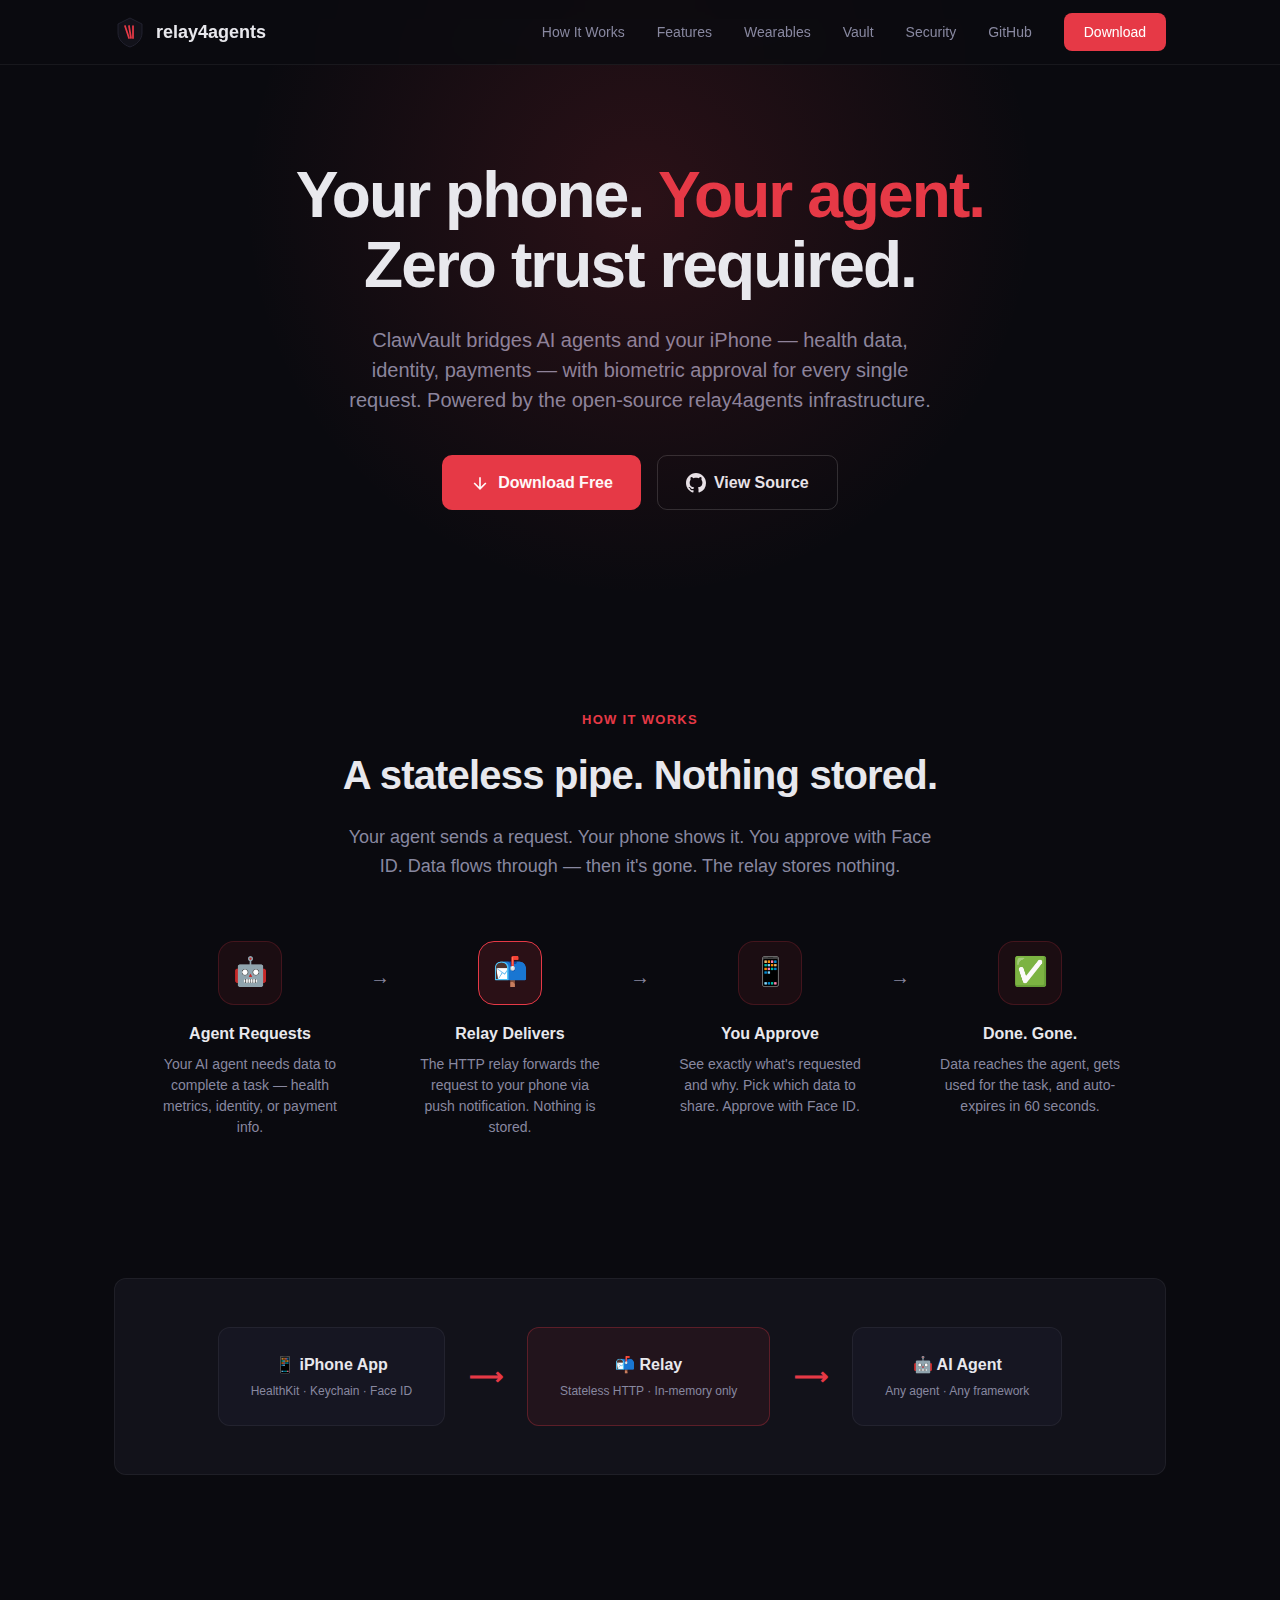
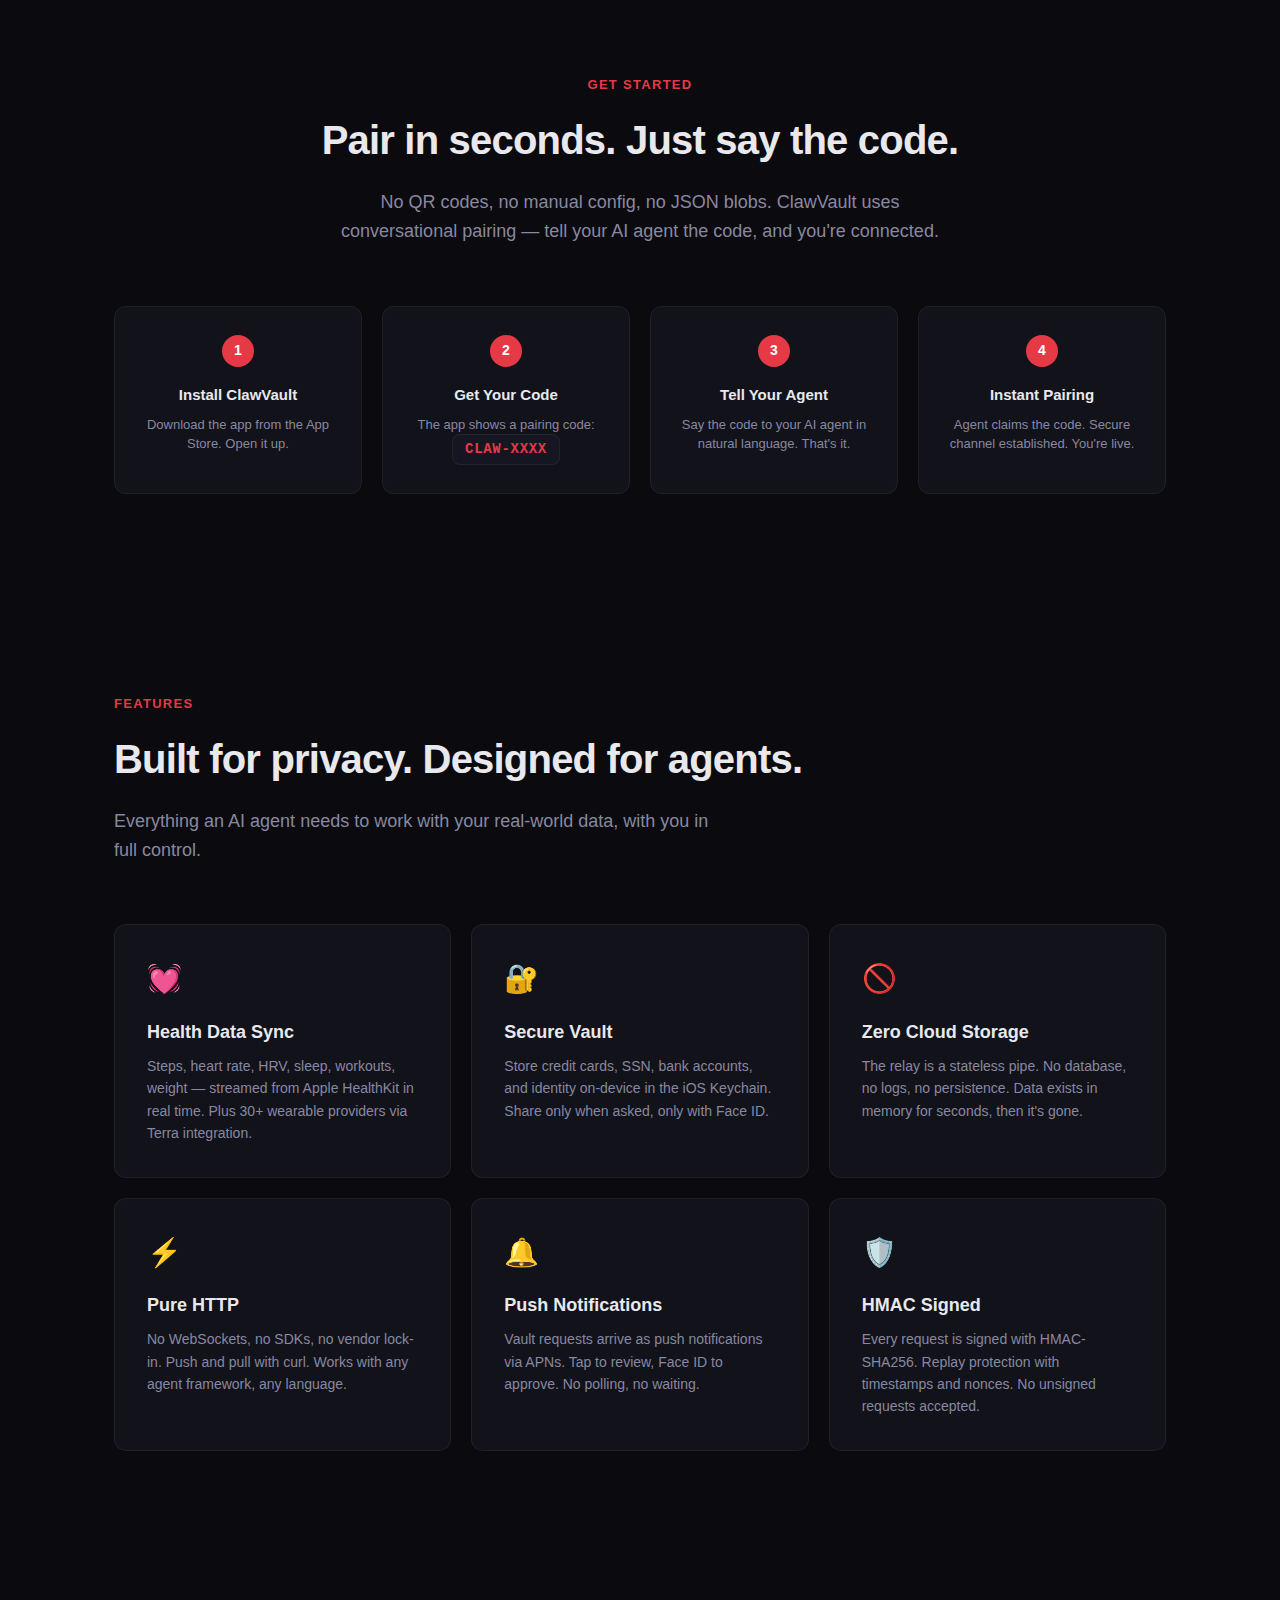
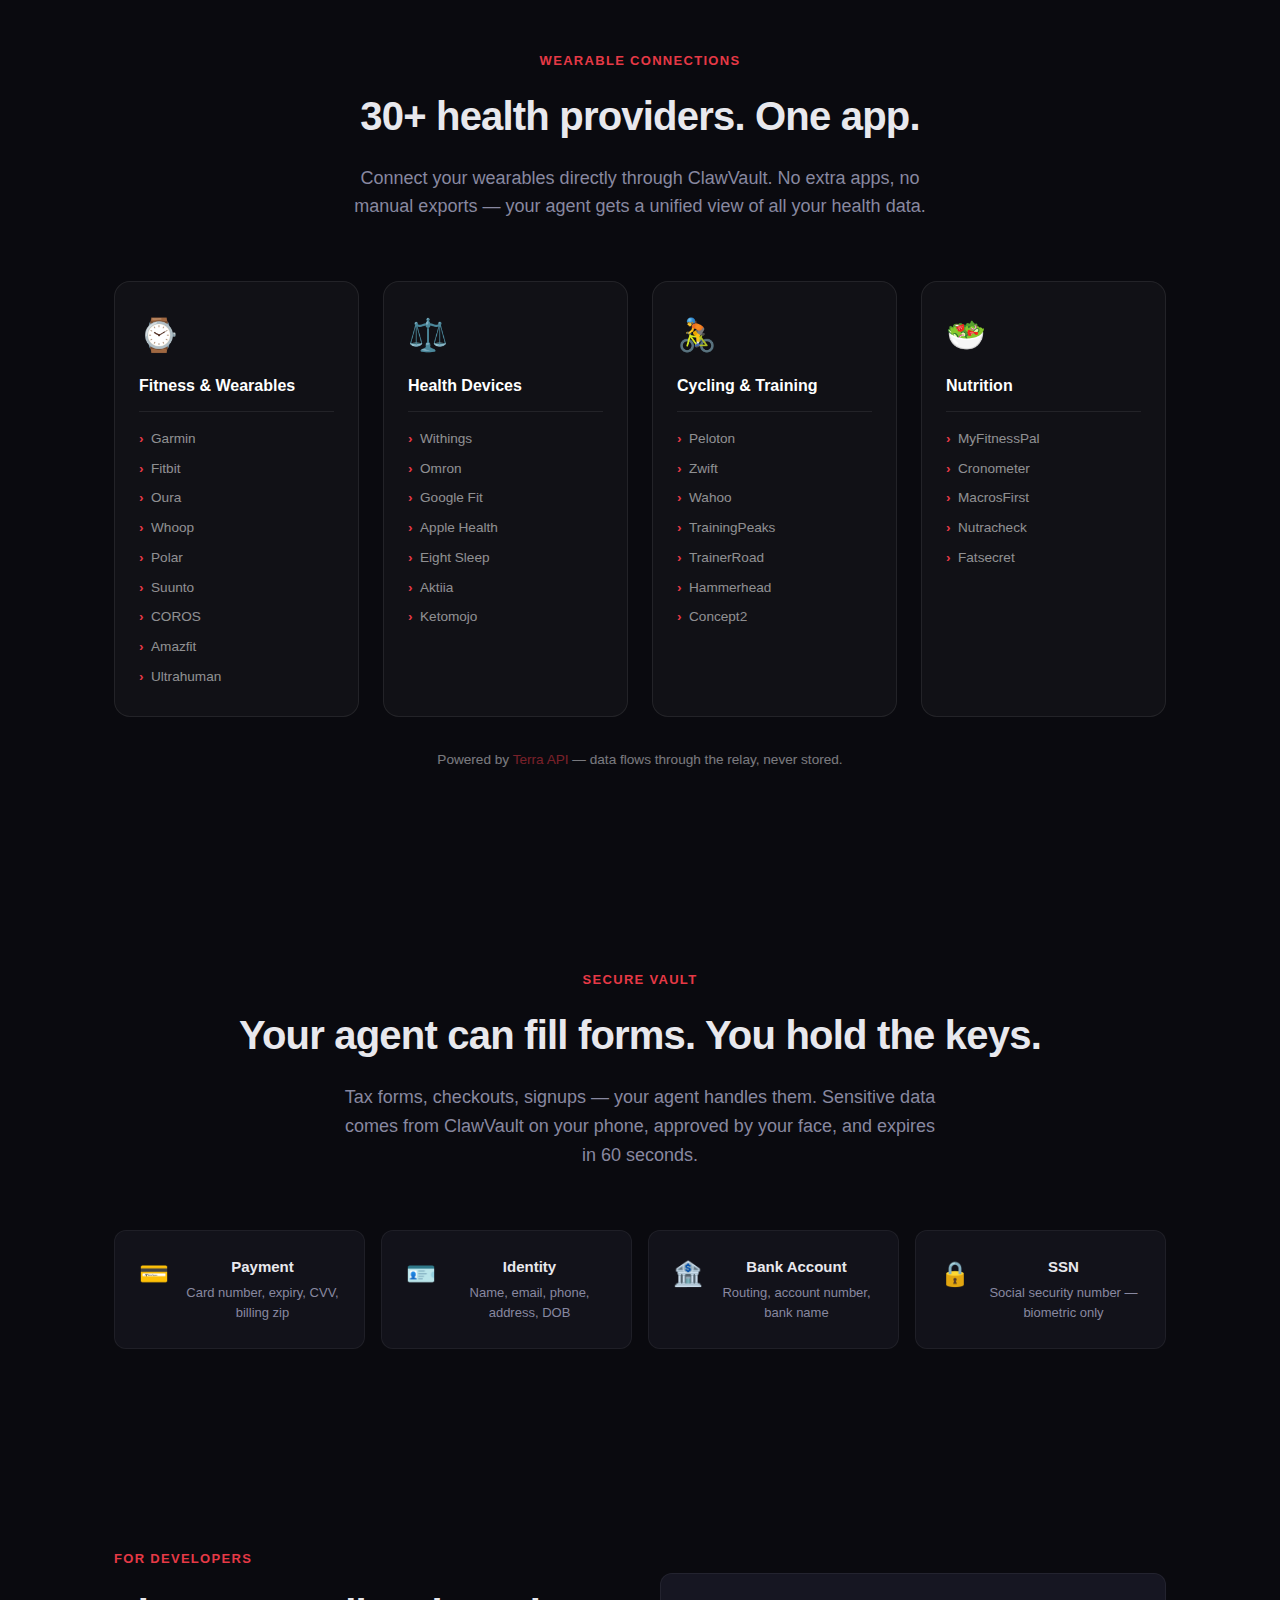
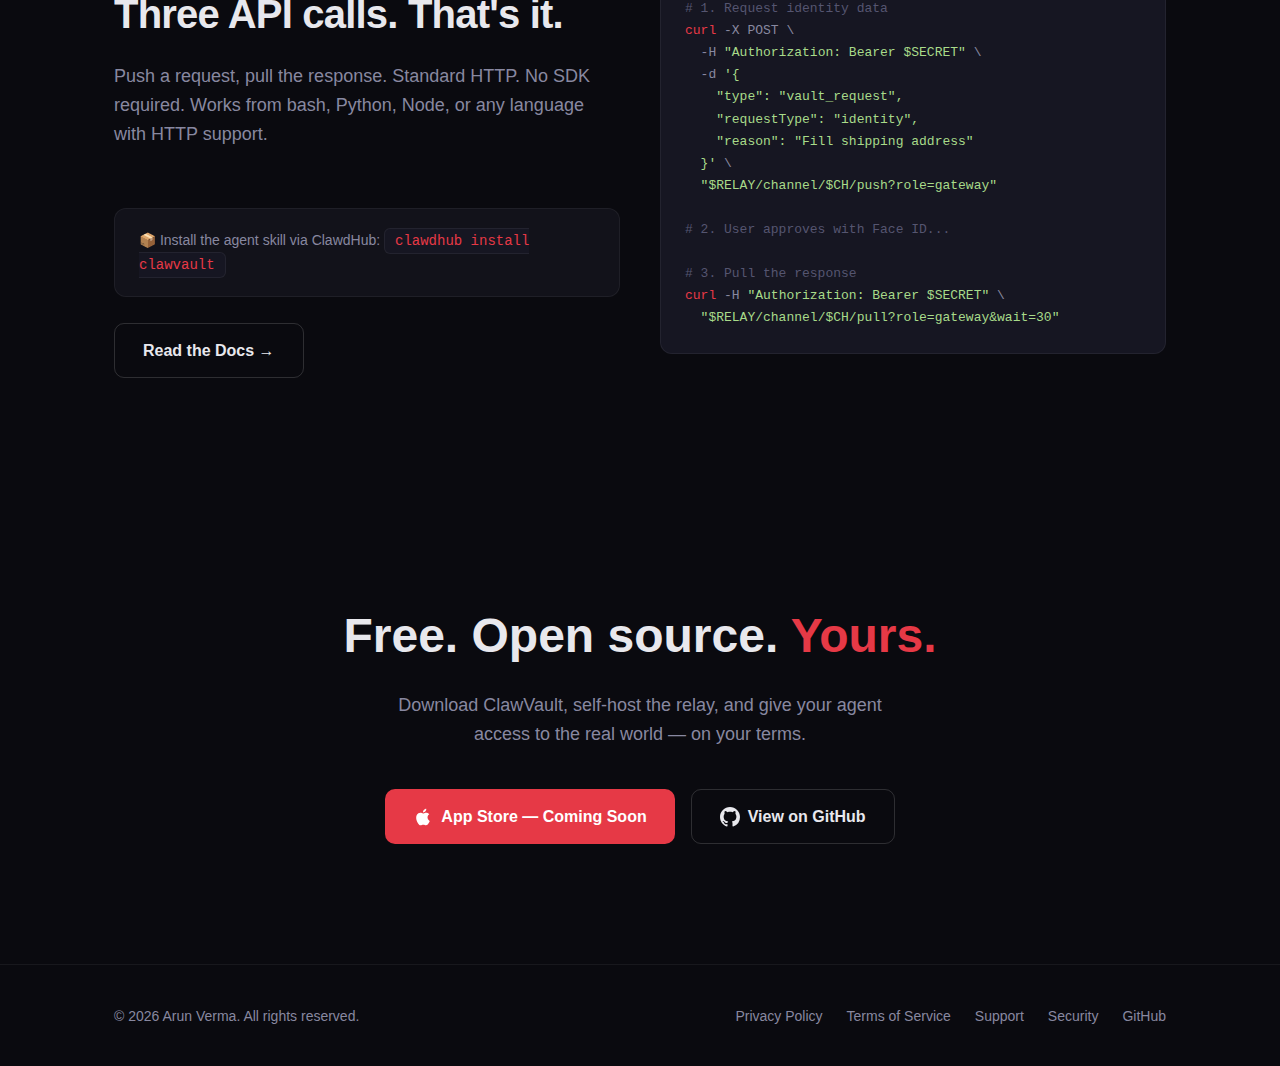
<file: index.html>
<!DOCTYPE html>
<html lang="en">
<head>
  <meta charset="UTF-8">
  <meta name="viewport" content="width=device-width, initial-scale=1.0">
  <title>ClawVault — Secure bridge between AI agents and your iPhone</title>
  <meta name="description" content="ClawVault gives your AI agent access to health data, identity, and payments — with biometric approval for every request. Your data never leaves your phone without Face ID.">
  <meta name="theme-color" content="#0a0a0f">
  <link rel="stylesheet" href="css/style.css?v=2">
  <link rel="icon" href="img/favicon.svg" type="image/svg+xml">
</head>
<body>

<!-- ── Nav ──────────────────────────────────────────────── -->
<nav>
  <div class="container">
    <a href="/" class="nav-brand">
      <img src="img/icon.svg" alt="relay4agents">
      relay4agents
    </a>
    <div class="nav-links">
      <a href="#how-it-works">How It Works</a>
      <a href="#features">Features</a>
      <a href="#wearables">Wearables</a>
      <a href="#vault">Vault</a>
      <a href="/security.html">Security</a>
      <a href="https://github.com/arunrlverma/relay4agents" target="_blank">GitHub</a>
      <a href="#download" class="nav-cta">Download</a>
    </div>
  </div>
</nav>

<!-- ── Hero ─────────────────────────────────────────────── -->
<section class="hero">
  <div class="container">
    <h1>Your phone. <span>Your agent.</span><br>Zero trust required.</h1>
    <p>ClawVault bridges AI agents and your iPhone — health data, identity, payments — with biometric approval for every single request. Powered by the open-source relay4agents infrastructure.</p>
    <div class="hero-buttons">
      <a href="#download" class="btn btn-primary">
        <svg width="20" height="20" viewBox="0 0 24 24" fill="none" stroke="currentColor" stroke-width="2"><path d="M12 5v14M5 12l7 7 7-7"/></svg>
        Download Free
      </a>
      <a href="https://github.com/arunrlverma/relay4agents" class="btn btn-secondary" target="_blank">
        <svg width="20" height="20" viewBox="0 0 24 24" fill="currentColor"><path d="M12 0C5.37 0 0 5.37 0 12c0 5.31 3.435 9.795 8.205 11.385.6.105.825-.255.825-.57 0-.285-.015-1.23-.015-2.235-3.015.555-3.795-.735-4.035-1.41-.135-.345-.72-1.41-1.23-1.695-.42-.225-1.02-.78-.015-.795.945-.015 1.62.87 1.845 1.23 1.08 1.815 2.805 1.305 3.495.99.105-.78.42-1.305.765-1.605-2.67-.3-5.46-1.335-5.46-5.925 0-1.305.465-2.385 1.23-3.225-.12-.3-.54-1.53.12-3.18 0 0 1.005-.315 3.3 1.23.96-.27 1.98-.405 3-.405s2.04.135 3 .405c2.295-1.56 3.3-1.23 3.3-1.23.66 1.65.24 2.88.12 3.18.765.84 1.23 1.905 1.23 3.225 0 4.605-2.805 5.625-5.475 5.925.435.375.81 1.095.81 2.22 0 1.605-.015 2.895-.015 3.3 0 .315.225.69.825.57A12.02 12.02 0 0024 12c0-6.63-5.37-12-12-12z"/></svg>
        View Source
      </a>
    </div>
  </div>
</section>

<!-- ── How It Works ─────────────────────────────────────── -->
<section id="how-it-works">
  <div class="container section-center">
    <p class="section-label">How It Works</p>
    <h2 class="section-title">A stateless pipe. Nothing stored.</h2>
    <p class="section-desc">Your agent sends a request. Your phone shows it. You approve with Face ID. Data flows through — then it's gone. The relay stores nothing.</p>

    <div class="flow">
      <div class="flow-step">
        <div class="flow-icon">🤖</div>
        <h3>Agent Requests</h3>
        <p>Your AI agent needs data to complete a task — health metrics, identity, or payment info.</p>
      </div>
      <div class="flow-arrow">→</div>
      <div class="flow-step">
        <div class="flow-icon" style="background: var(--accent-glow); border-color: var(--accent);">📬</div>
        <h3>Relay Delivers</h3>
        <p>The HTTP relay forwards the request to your phone via push notification. Nothing is stored.</p>
      </div>
      <div class="flow-arrow">→</div>
      <div class="flow-step">
        <div class="flow-icon">📱</div>
        <h3>You Approve</h3>
        <p>See exactly what's requested and why. Pick which data to share. Approve with Face ID.</p>
      </div>
      <div class="flow-arrow">→</div>
      <div class="flow-step">
        <div class="flow-icon">✅</div>
        <h3>Done. Gone.</h3>
        <p>Data reaches the agent, gets used for the task, and auto-expires in 60 seconds.</p>
      </div>
    </div>
  </div>
</section>

<!-- ── Architecture ─────────────────────────────────────── -->
<section style="padding-top: 0;">
  <div class="container">
    <div class="arch-diagram">
      <div class="arch-flow">
        <div class="arch-node">
          <h4>📱 iPhone App</h4>
          <p>HealthKit · Keychain · Face ID</p>
        </div>
        <div class="arch-arrow">⟶</div>
        <div class="arch-node relay">
          <h4>📬 Relay</h4>
          <p>Stateless HTTP · In-memory only</p>
        </div>
        <div class="arch-arrow">⟶</div>
        <div class="arch-node">
          <h4>🤖 AI Agent</h4>
          <p>Any agent · Any framework</p>
        </div>
      </div>
    </div>
  </div>
</section>

<!-- ── Pairing ──────────────────────────────────────────── -->
<section id="pairing">
  <div class="container section-center">
    <p class="section-label">Get Started</p>
    <h2 class="section-title">Pair in seconds. Just say the code.</h2>
    <p class="section-desc">No QR codes, no manual config, no JSON blobs. ClawVault uses conversational pairing — tell your AI agent the code, and you're connected.</p>

    <div class="pairing-steps">
      <div class="pairing-step">
        <div class="pairing-step-number">1</div>
        <h4>Install ClawVault</h4>
        <p>Download the app from the App Store. Open it up.</p>
      </div>
      <div class="pairing-step">
        <div class="pairing-step-number">2</div>
        <h4>Get Your Code</h4>
        <p>The app shows a pairing code:<br><span class="pairing-code">CLAW-XXXX</span></p>
      </div>
      <div class="pairing-step">
        <div class="pairing-step-number">3</div>
        <h4>Tell Your Agent</h4>
        <p>Say the code to your AI agent in natural language. That's it.</p>
      </div>
      <div class="pairing-step">
        <div class="pairing-step-number">4</div>
        <h4>Instant Pairing</h4>
        <p>Agent claims the code. Secure channel established. You're live.</p>
      </div>
    </div>
  </div>
</section>

<!-- ── Features ─────────────────────────────────────────── -->
<section id="features">
  <div class="container">
    <p class="section-label">Features</p>
    <h2 class="section-title">Built for privacy. Designed for agents.</h2>
    <p class="section-desc">Everything an AI agent needs to work with your real-world data, with you in full control.</p>

    <div class="features-grid">
      <div class="feature-card">
        <div class="feature-icon">💓</div>
        <h3>Health Data Sync</h3>
        <p>Steps, heart rate, HRV, sleep, workouts, weight — streamed from Apple HealthKit in real time. Plus 30+ wearable providers via Terra integration.</p>
      </div>
      <div class="feature-card">
        <div class="feature-icon">🔐</div>
        <h3>Secure Vault</h3>
        <p>Store credit cards, SSN, bank accounts, and identity on-device in the iOS Keychain. Share only when asked, only with Face ID.</p>
      </div>
      <div class="feature-card">
        <div class="feature-icon">🚫</div>
        <h3>Zero Cloud Storage</h3>
        <p>The relay is a stateless pipe. No database, no logs, no persistence. Data exists in memory for seconds, then it's gone.</p>
      </div>
      <div class="feature-card">
        <div class="feature-icon">⚡</div>
        <h3>Pure HTTP</h3>
        <p>No WebSockets, no SDKs, no vendor lock-in. Push and pull with curl. Works with any agent framework, any language.</p>
      </div>
      <div class="feature-card">
        <div class="feature-icon">🔔</div>
        <h3>Push Notifications</h3>
        <p>Vault requests arrive as push notifications via APNs. Tap to review, Face ID to approve. No polling, no waiting.</p>
      </div>
      <div class="feature-card">
        <div class="feature-icon">🛡️</div>
        <h3>HMAC Signed</h3>
        <p>Every request is signed with HMAC-SHA256. Replay protection with timestamps and nonces. No unsigned requests accepted.</p>
      </div>
    </div>
  </div>
</section>

<!-- ── Wearables ────────────────────────────────────────── -->
<section id="wearables">
  <div class="container section-center">
    <p class="section-label">Wearable Connections</p>
    <h2 class="section-title">30+ health providers. One app.</h2>
    <p class="section-desc">Connect your wearables directly through ClawVault. No extra apps, no manual exports — your agent gets a unified view of all your health data.</p>

    <div class="wearables-categories">
      <div class="wearable-category">
        <div class="wearable-category-icon">⌚</div>
        <h4>Fitness & Wearables</h4>
        <ul>
          <li>Garmin</li>
          <li>Fitbit</li>
          <li>Oura</li>
          <li>Whoop</li>
          <li>Polar</li>
          <li>Suunto</li>
          <li>COROS</li>
          <li>Amazfit</li>
          <li>Ultrahuman</li>
        </ul>
      </div>
      <div class="wearable-category">
        <div class="wearable-category-icon">⚖️</div>
        <h4>Health Devices</h4>
        <ul>
          <li>Withings</li>
          <li>Omron</li>
          <li>Google Fit</li>
          <li>Apple Health</li>
          <li>Eight Sleep</li>
          <li>Aktiia</li>
          <li>Ketomojo</li>
        </ul>
      </div>
      <div class="wearable-category">
        <div class="wearable-category-icon">🚴</div>
        <h4>Cycling & Training</h4>
        <ul>
          <li>Peloton</li>
          <li>Zwift</li>
          <li>Wahoo</li>
          <li>TrainingPeaks</li>
          <li>TrainerRoad</li>
          <li>Hammerhead</li>
          <li>Concept2</li>
        </ul>
      </div>
      <div class="wearable-category">
        <div class="wearable-category-icon">🥗</div>
        <h4>Nutrition</h4>
        <ul>
          <li>MyFitnessPal</li>
          <li>Cronometer</li>
          <li>MacrosFirst</li>
          <li>Nutracheck</li>
          <li>Fatsecret</li>
        </ul>
      </div>
    </div>
    <p class="wearables-powered">Powered by <a href="https://tryterra.co" target="_blank">Terra API</a> — data flows through the relay, never stored.</p>
  </div>
</section>

<!-- ── Vault ────────────────────────────────────────────── -->
<section id="vault">
  <div class="container section-center">
    <p class="section-label">Secure Vault</p>
    <h2 class="section-title">Your agent can fill forms. You hold the keys.</h2>
    <p class="section-desc">Tax forms, checkouts, signups — your agent handles them. Sensitive data comes from ClawVault on your phone, approved by your face, and expires in 60 seconds.</p>

    <div class="vault-features">
      <div class="vault-item">
        <div class="icon">💳</div>
        <div>
          <h4>Payment</h4>
          <p>Card number, expiry, CVV, billing zip</p>
        </div>
      </div>
      <div class="vault-item">
        <div class="icon">🪪</div>
        <div>
          <h4>Identity</h4>
          <p>Name, email, phone, address, DOB</p>
        </div>
      </div>
      <div class="vault-item">
        <div class="icon">🏦</div>
        <div>
          <h4>Bank Account</h4>
          <p>Routing, account number, bank name</p>
        </div>
      </div>
      <div class="vault-item">
        <div class="icon">🔒</div>
        <div>
          <h4>SSN</h4>
          <p>Social security number — biometric only</p>
        </div>
      </div>
    </div>
  </div>
</section>

<!-- ── Code Example ─────────────────────────────────────── -->
<section id="developers">
  <div class="container">
    <div class="code-section">
      <div>
        <p class="section-label">For Developers</p>
        <h2 class="section-title">Three API calls. That's it.</h2>
        <p class="section-desc">Push a request, pull the response. Standard HTTP. No SDK required. Works from bash, Python, Node, or any language with HTTP support.</p>
        <div class="clawdhub-note">
          <p>📦 Install the agent skill via ClawdHub: <code>clawdhub install clawvault</code></p>
        </div>
        <br>
        <a href="https://github.com/arunrlverma/relay4agents" class="btn btn-secondary" target="_blank">Read the Docs →</a>
      </div>
      <div class="code-block">
<pre><span class="comment"># 1. Request identity data</span>
<span class="cmd">curl</span> -X POST \
  -H <span class="string">"Authorization: Bearer $SECRET"</span> \
  -d <span class="string">'{
    "type": "vault_request",
    "requestType": "identity",
    "reason": "Fill shipping address"
  }'</span> \
  <span class="string">"$RELAY/channel/$CH/push?role=gateway"</span>

<span class="comment"># 2. User approves with Face ID...</span>

<span class="comment"># 3. Pull the response</span>
<span class="cmd">curl</span> -H <span class="string">"Authorization: Bearer $SECRET"</span> \
  <span class="string">"$RELAY/channel/$CH/pull?role=gateway&wait=30"</span></pre>
      </div>
    </div>
  </div>
</section>

<!-- ── CTA ──────────────────────────────────────────────── -->
<section class="cta-section" id="download">
  <div class="container">
    <h2>Free. Open source. <span style="color: var(--accent);">Yours.</span></h2>
    <p>Download ClawVault, self-host the relay, and give your agent<br>access to the real world — on your terms.</p>
    <div class="hero-buttons">
      <a href="#" class="btn btn-primary" id="appstore-btn">
        <svg width="20" height="20" viewBox="0 0 24 24" fill="currentColor"><path d="M18.71 19.5c-.83 1.24-1.71 2.45-3.05 2.47-1.34.03-1.77-.79-3.29-.79-1.53 0-2 .77-3.27.82-1.31.05-2.3-1.32-3.14-2.53C4.25 17 2.94 12.45 4.7 9.39c.87-1.52 2.43-2.48 4.12-2.51 1.28-.02 2.5.87 3.29.87.78 0 2.26-1.07 3.8-.91.65.03 2.47.26 3.64 1.98-.09.06-2.17 1.28-2.15 3.81.03 3.02 2.65 4.03 2.68 4.04-.03.07-.42 1.44-1.38 2.83M13 3.5c.73-.83 1.94-1.46 2.94-1.5.13 1.17-.34 2.35-1.04 3.19-.69.85-1.83 1.51-2.95 1.42-.15-1.15.41-2.35 1.05-3.11z"/></svg>
        App Store — Coming Soon
      </a>
      <a href="https://github.com/arunrlverma/relay4agents" class="btn btn-secondary" target="_blank">
        <svg width="20" height="20" viewBox="0 0 24 24" fill="currentColor"><path d="M12 0C5.37 0 0 5.37 0 12c0 5.31 3.435 9.795 8.205 11.385.6.105.825-.255.825-.57 0-.285-.015-1.23-.015-2.235-3.015.555-3.795-.735-4.035-1.41-.135-.345-.72-1.41-1.23-1.695-.42-.225-1.02-.78-.015-.795.945-.015 1.62.87 1.845 1.23 1.08 1.815 2.805 1.305 3.495.99.105-.78.42-1.305.765-1.605-2.67-.3-5.46-1.335-5.46-5.925 0-1.305.465-2.385 1.23-3.225-.12-.3-.54-1.53.12-3.18 0 0 1.005-.315 3.3 1.23.96-.27 1.98-.405 3-.405s2.04.135 3 .405c2.295-1.56 3.3-1.23 3.3-1.23.66 1.65.24 2.88.12 3.18.765.84 1.23 1.905 1.23 3.225 0 4.605-2.805 5.625-5.475 5.925.435.375.81 1.095.81 2.22 0 1.605-.015 2.895-.015 3.3 0 .315.225.69.825.57A12.02 12.02 0 0024 12c0-6.63-5.37-12-12-12z"/></svg>
        View on GitHub
      </a>
    </div>
  </div>
</section>

<!-- ── Footer ──────────────────────────────────────────── -->
<footer>
  <div class="container">
    <span class="footer-copy">© 2026 Arun Verma. All rights reserved.</span>
    <div class="footer-links">
      <a href="/privacy.html">Privacy Policy</a>
      <a href="/terms.html">Terms of Service</a>
      <a href="/support.html">Support</a>
      <a href="/security.html">Security</a>
      <a href="https://github.com/arunrlverma/relay4agents" target="_blank">GitHub</a>
    </div>
  </div>
</footer>

</body>
</html>
</file>
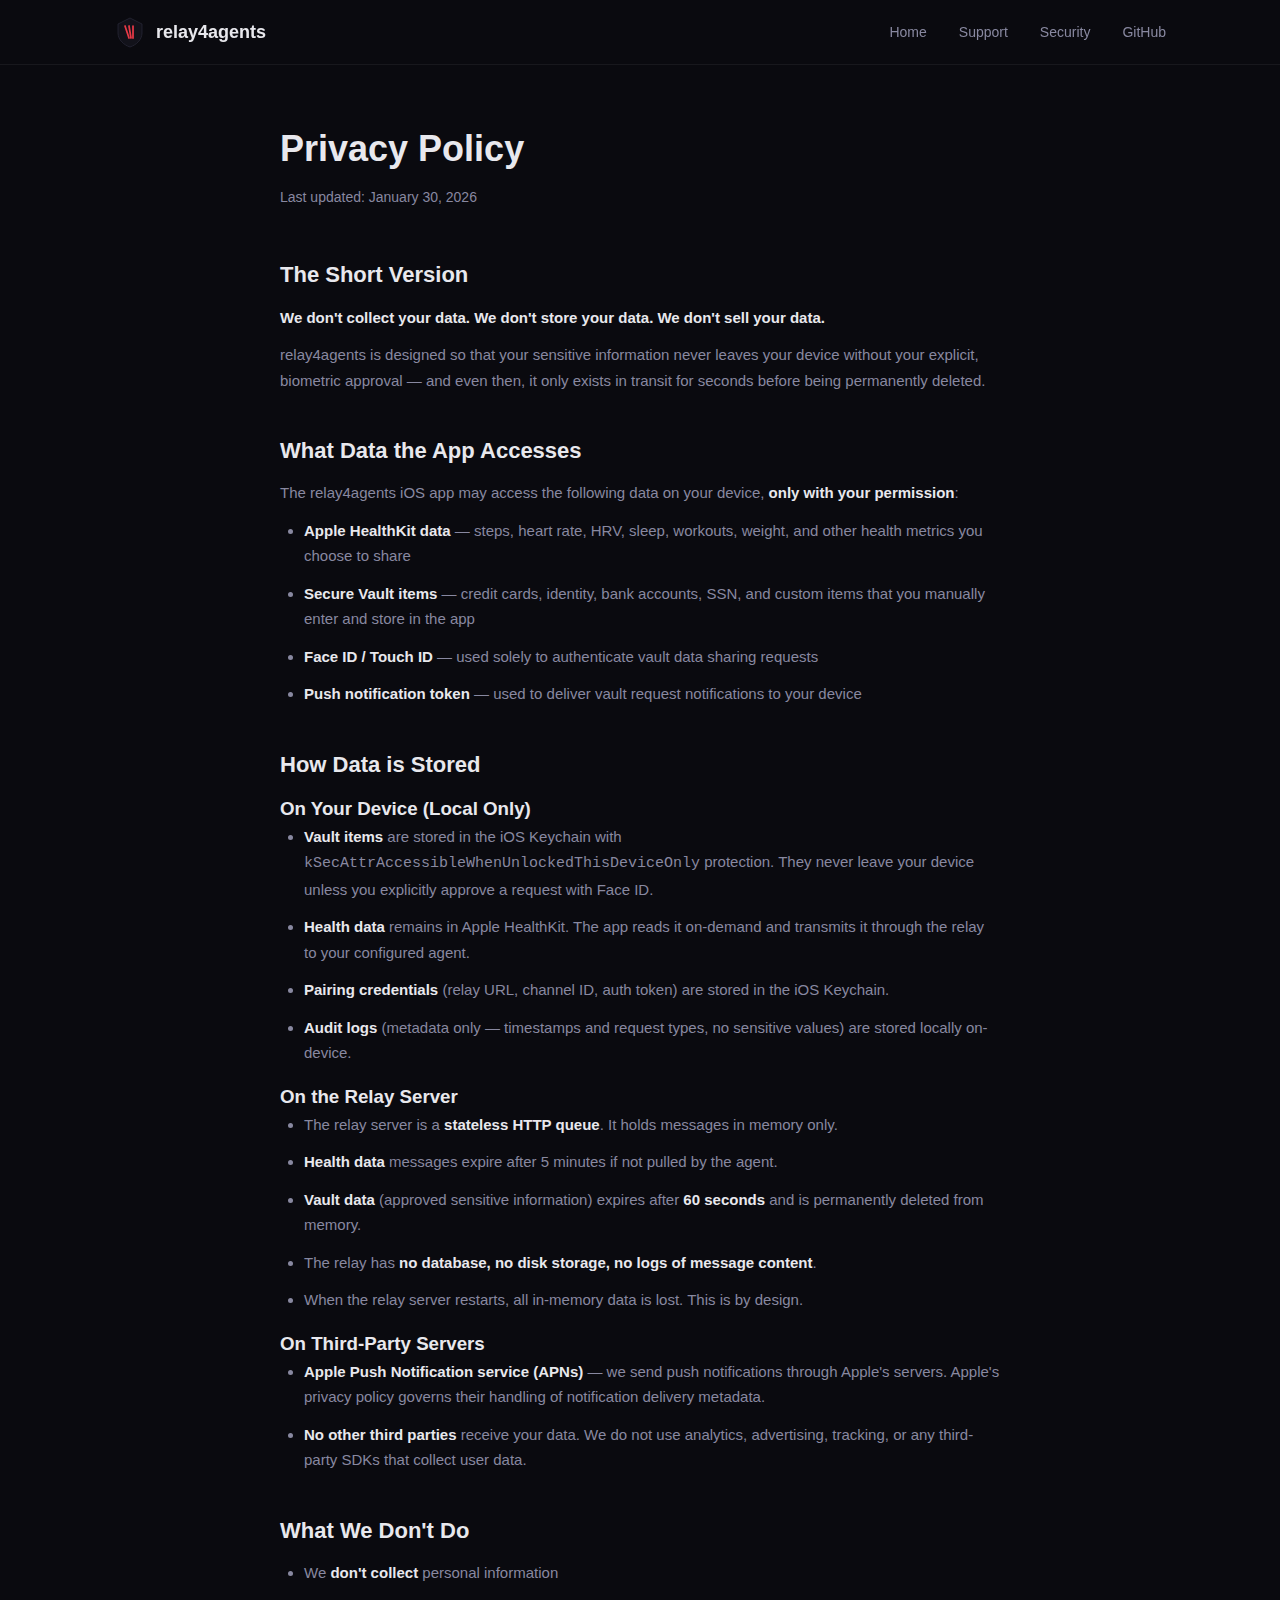
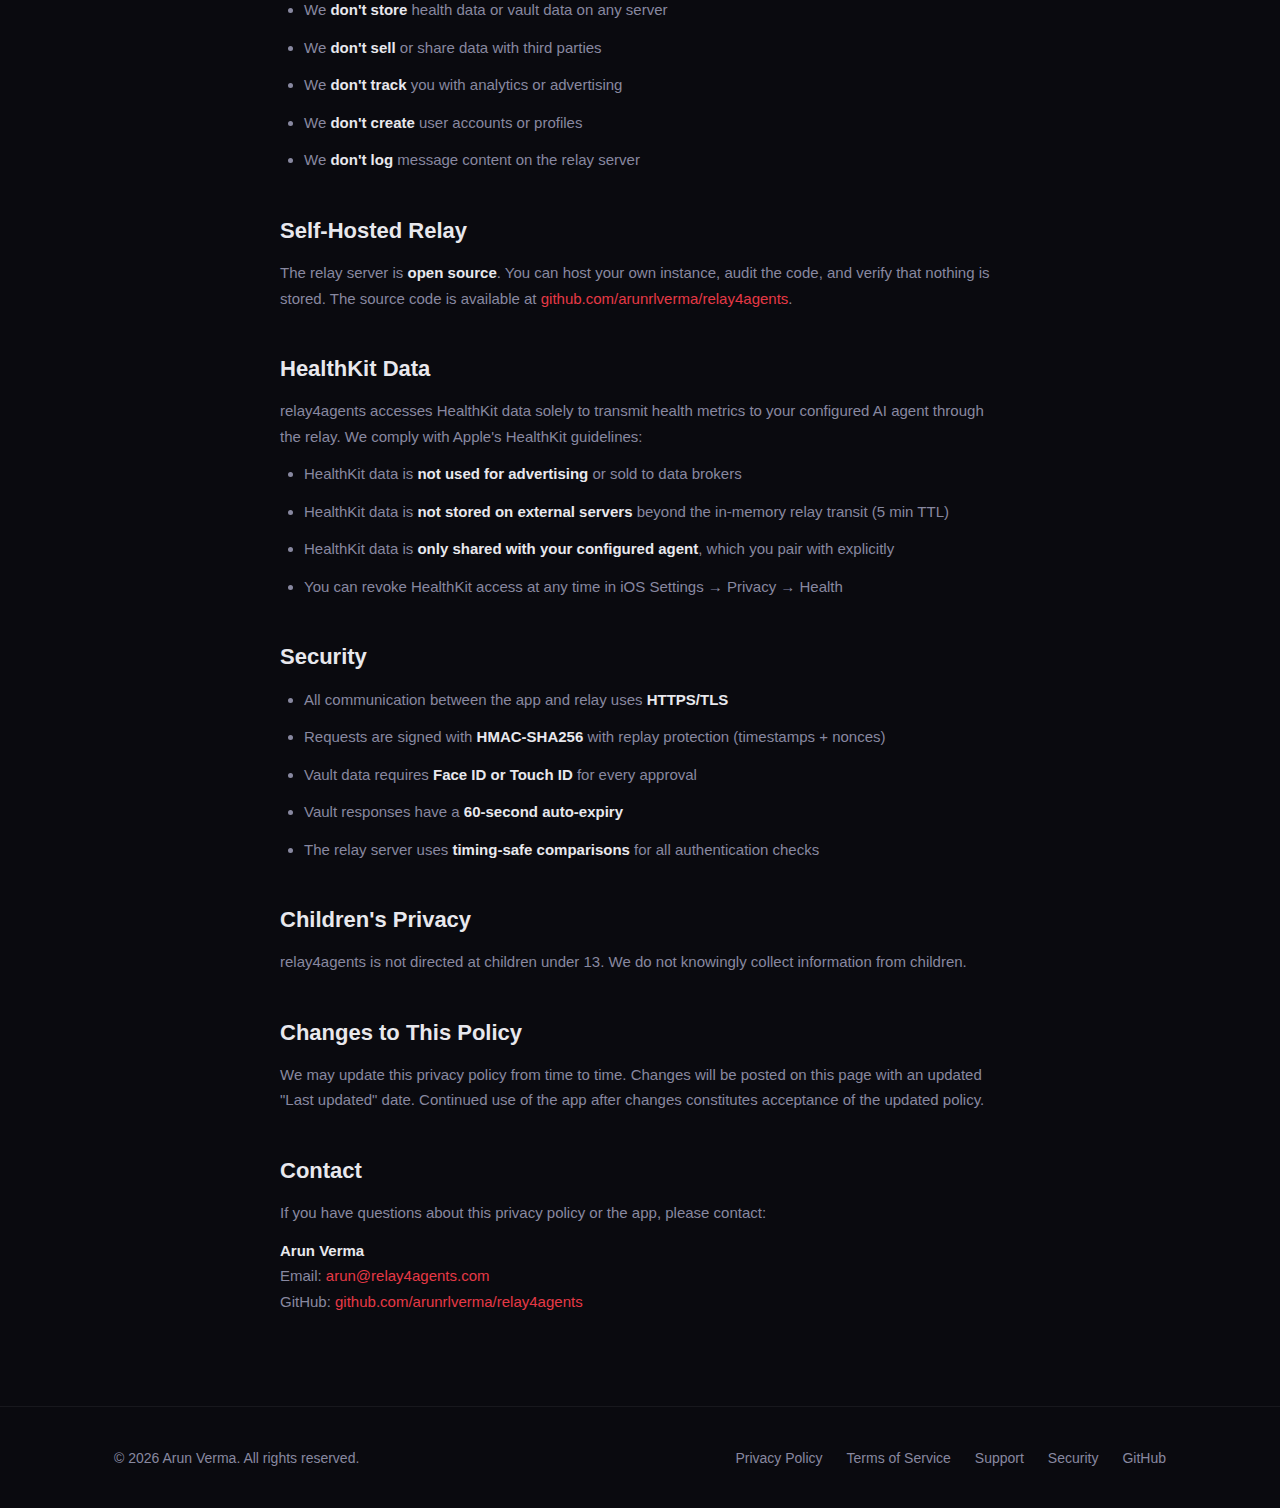
<file: privacy.html>
<!DOCTYPE html>
<html lang="en">
<head>
  <meta charset="UTF-8">
  <meta name="viewport" content="width=device-width, initial-scale=1.0">
  <title>Privacy Policy — relay4agents</title>
  <meta name="description" content="relay4agents privacy policy. We don't collect, store, or sell your data.">
  <meta name="theme-color" content="#0a0a0f">
  <link rel="stylesheet" href="css/style.css">
  <link rel="icon" href="img/favicon.svg" type="image/svg+xml">
</head>
<body>

<nav>
  <div class="container">
    <a href="/" class="nav-brand">
      <img src="img/icon.svg" alt="relay4agents">
      relay4agents
    </a>
    <div class="nav-links">
      <a href="/">Home</a>
      <a href="/support.html">Support</a>
      <a href="/security.html">Security</a>
      <a href="https://github.com/arunrlverma/relay4agents" target="_blank">GitHub</a>
    </div>
  </div>
</nav>

<div class="container">
<div class="legal">

<h1>Privacy Policy</h1>
<p class="updated">Last updated: January 30, 2026</p>

<h2>The Short Version</h2>
<p><strong>We don't collect your data. We don't store your data. We don't sell your data.</strong></p>
<p>relay4agents is designed so that your sensitive information never leaves your device without your explicit, biometric approval — and even then, it only exists in transit for seconds before being permanently deleted.</p>

<h2>What Data the App Accesses</h2>
<p>The relay4agents iOS app may access the following data on your device, <strong>only with your permission</strong>:</p>
<ul>
  <li><strong>Apple HealthKit data</strong> — steps, heart rate, HRV, sleep, workouts, weight, and other health metrics you choose to share</li>
  <li><strong>Secure Vault items</strong> — credit cards, identity, bank accounts, SSN, and custom items that you manually enter and store in the app</li>
  <li><strong>Face ID / Touch ID</strong> — used solely to authenticate vault data sharing requests</li>
  <li><strong>Push notification token</strong> — used to deliver vault request notifications to your device</li>
</ul>

<h2>How Data is Stored</h2>

<h3>On Your Device (Local Only)</h3>
<ul>
  <li><strong>Vault items</strong> are stored in the iOS Keychain with <code>kSecAttrAccessibleWhenUnlockedThisDeviceOnly</code> protection. They never leave your device unless you explicitly approve a request with Face ID.</li>
  <li><strong>Health data</strong> remains in Apple HealthKit. The app reads it on-demand and transmits it through the relay to your configured agent.</li>
  <li><strong>Pairing credentials</strong> (relay URL, channel ID, auth token) are stored in the iOS Keychain.</li>
  <li><strong>Audit logs</strong> (metadata only — timestamps and request types, no sensitive values) are stored locally on-device.</li>
</ul>

<h3>On the Relay Server</h3>
<ul>
  <li>The relay server is a <strong>stateless HTTP queue</strong>. It holds messages in memory only.</li>
  <li><strong>Health data</strong> messages expire after 5 minutes if not pulled by the agent.</li>
  <li><strong>Vault data</strong> (approved sensitive information) expires after <strong>60 seconds</strong> and is permanently deleted from memory.</li>
  <li>The relay has <strong>no database, no disk storage, no logs of message content</strong>.</li>
  <li>When the relay server restarts, all in-memory data is lost. This is by design.</li>
</ul>

<h3>On Third-Party Servers</h3>
<ul>
  <li><strong>Apple Push Notification service (APNs)</strong> — we send push notifications through Apple's servers. Apple's privacy policy governs their handling of notification delivery metadata.</li>
  <li><strong>No other third parties</strong> receive your data. We do not use analytics, advertising, tracking, or any third-party SDKs that collect user data.</li>
</ul>

<h2>What We Don't Do</h2>
<ul>
  <li>We <strong>don't collect</strong> personal information</li>
  <li>We <strong>don't store</strong> health data or vault data on any server</li>
  <li>We <strong>don't sell</strong> or share data with third parties</li>
  <li>We <strong>don't track</strong> you with analytics or advertising</li>
  <li>We <strong>don't create</strong> user accounts or profiles</li>
  <li>We <strong>don't log</strong> message content on the relay server</li>
</ul>

<h2>Self-Hosted Relay</h2>
<p>The relay server is <strong>open source</strong>. You can host your own instance, audit the code, and verify that nothing is stored. The source code is available at <a href="https://github.com/arunrlverma/relay4agents">github.com/arunrlverma/relay4agents</a>.</p>

<h2>HealthKit Data</h2>
<p>relay4agents accesses HealthKit data solely to transmit health metrics to your configured AI agent through the relay. We comply with Apple's HealthKit guidelines:</p>
<ul>
  <li>HealthKit data is <strong>not used for advertising</strong> or sold to data brokers</li>
  <li>HealthKit data is <strong>not stored on external servers</strong> beyond the in-memory relay transit (5 min TTL)</li>
  <li>HealthKit data is <strong>only shared with your configured agent</strong>, which you pair with explicitly</li>
  <li>You can revoke HealthKit access at any time in iOS Settings → Privacy → Health</li>
</ul>

<h2>Security</h2>
<ul>
  <li>All communication between the app and relay uses <strong>HTTPS/TLS</strong></li>
  <li>Requests are signed with <strong>HMAC-SHA256</strong> with replay protection (timestamps + nonces)</li>
  <li>Vault data requires <strong>Face ID or Touch ID</strong> for every approval</li>
  <li>Vault responses have a <strong>60-second auto-expiry</strong></li>
  <li>The relay server uses <strong>timing-safe comparisons</strong> for all authentication checks</li>
</ul>

<h2>Children's Privacy</h2>
<p>relay4agents is not directed at children under 13. We do not knowingly collect information from children.</p>

<h2>Changes to This Policy</h2>
<p>We may update this privacy policy from time to time. Changes will be posted on this page with an updated "Last updated" date. Continued use of the app after changes constitutes acceptance of the updated policy.</p>

<h2>Contact</h2>
<p>If you have questions about this privacy policy or the app, please contact:</p>
<p>
  <strong>Arun Verma</strong><br>
  Email: <a href="mailto:arun@relay4agents.com">arun@relay4agents.com</a><br>
  GitHub: <a href="https://github.com/arunrlverma/relay4agents" target="_blank">github.com/arunrlverma/relay4agents</a>
</p>

</div>
</div>

<footer>
  <div class="container">
    <span class="footer-copy">© 2026 Arun Verma. All rights reserved.</span>
    <div class="footer-links">
      <a href="/privacy.html">Privacy Policy</a>
      <a href="/terms.html">Terms of Service</a>
      <a href="/support.html">Support</a>
      <a href="/security.html">Security</a>
      <a href="https://github.com/arunrlverma/relay4agents" target="_blank">GitHub</a>
    </div>
  </div>
</footer>

</body>
</html>
</file>
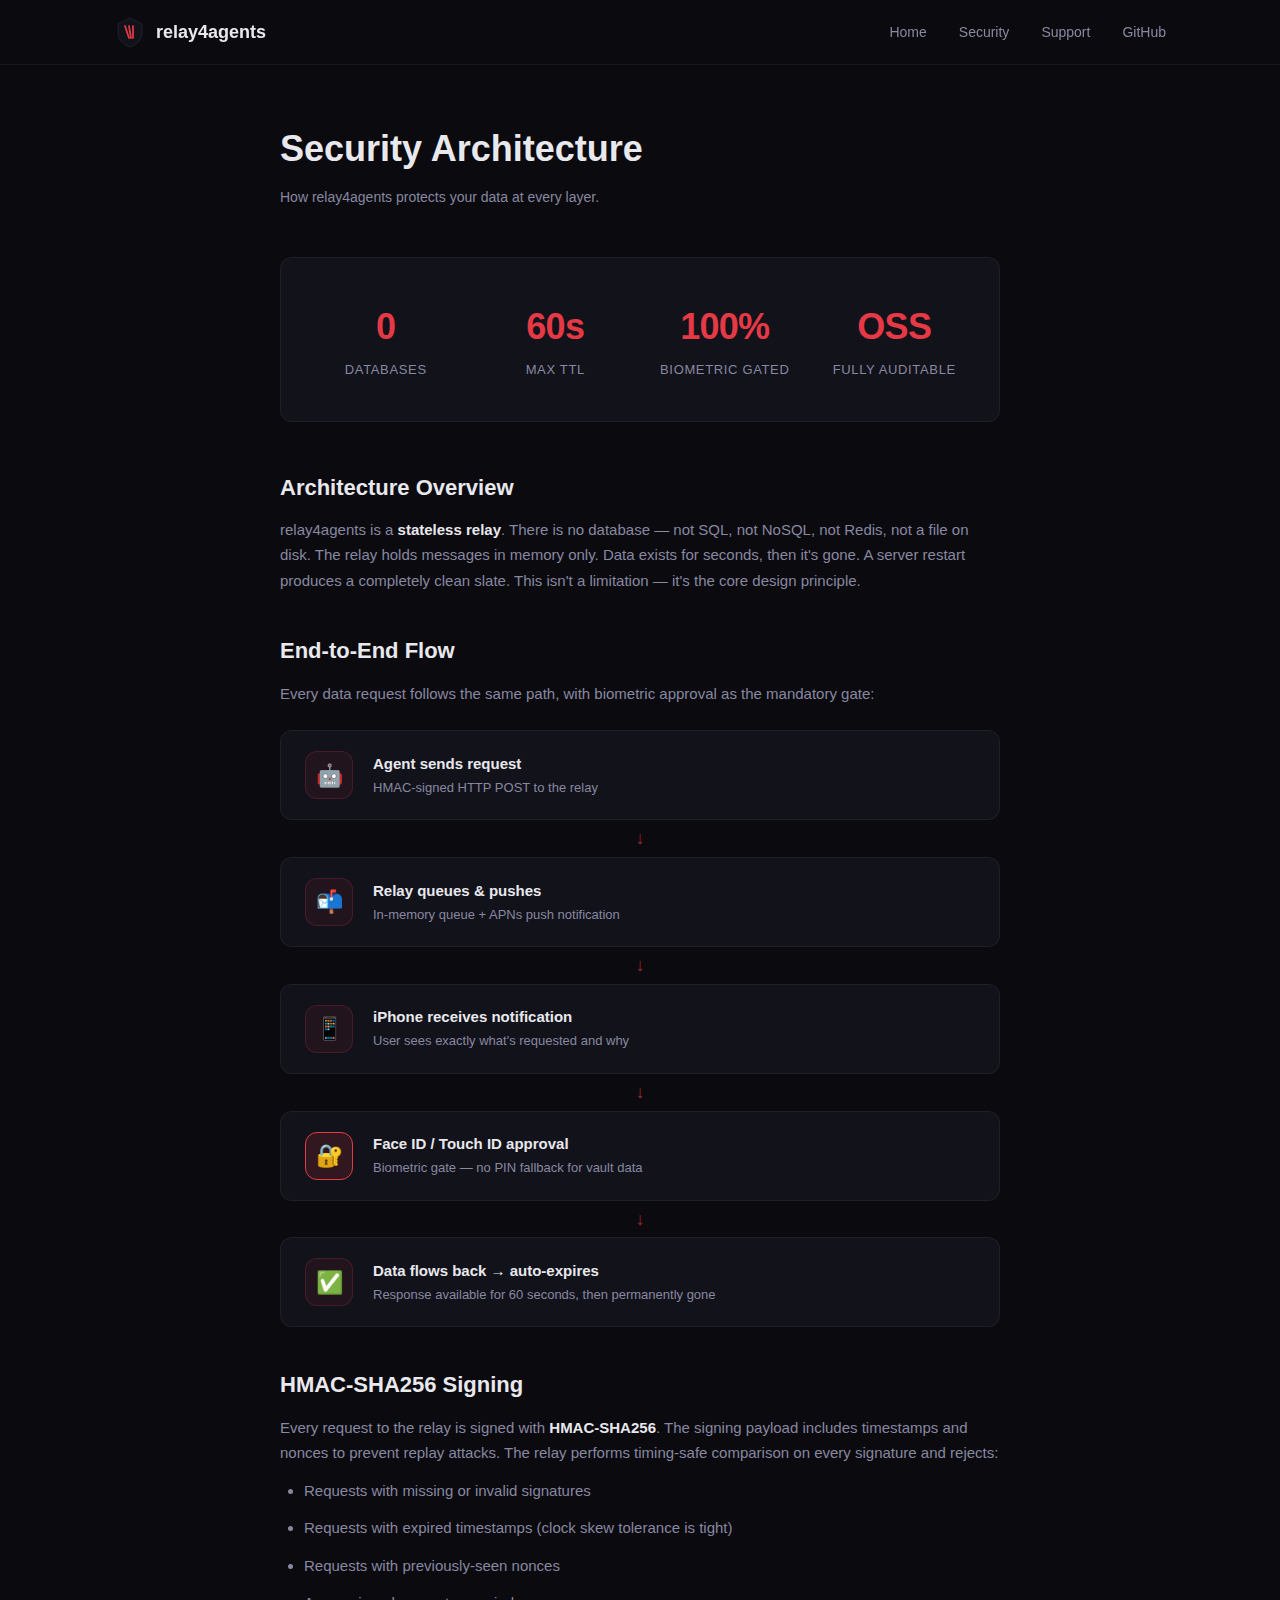
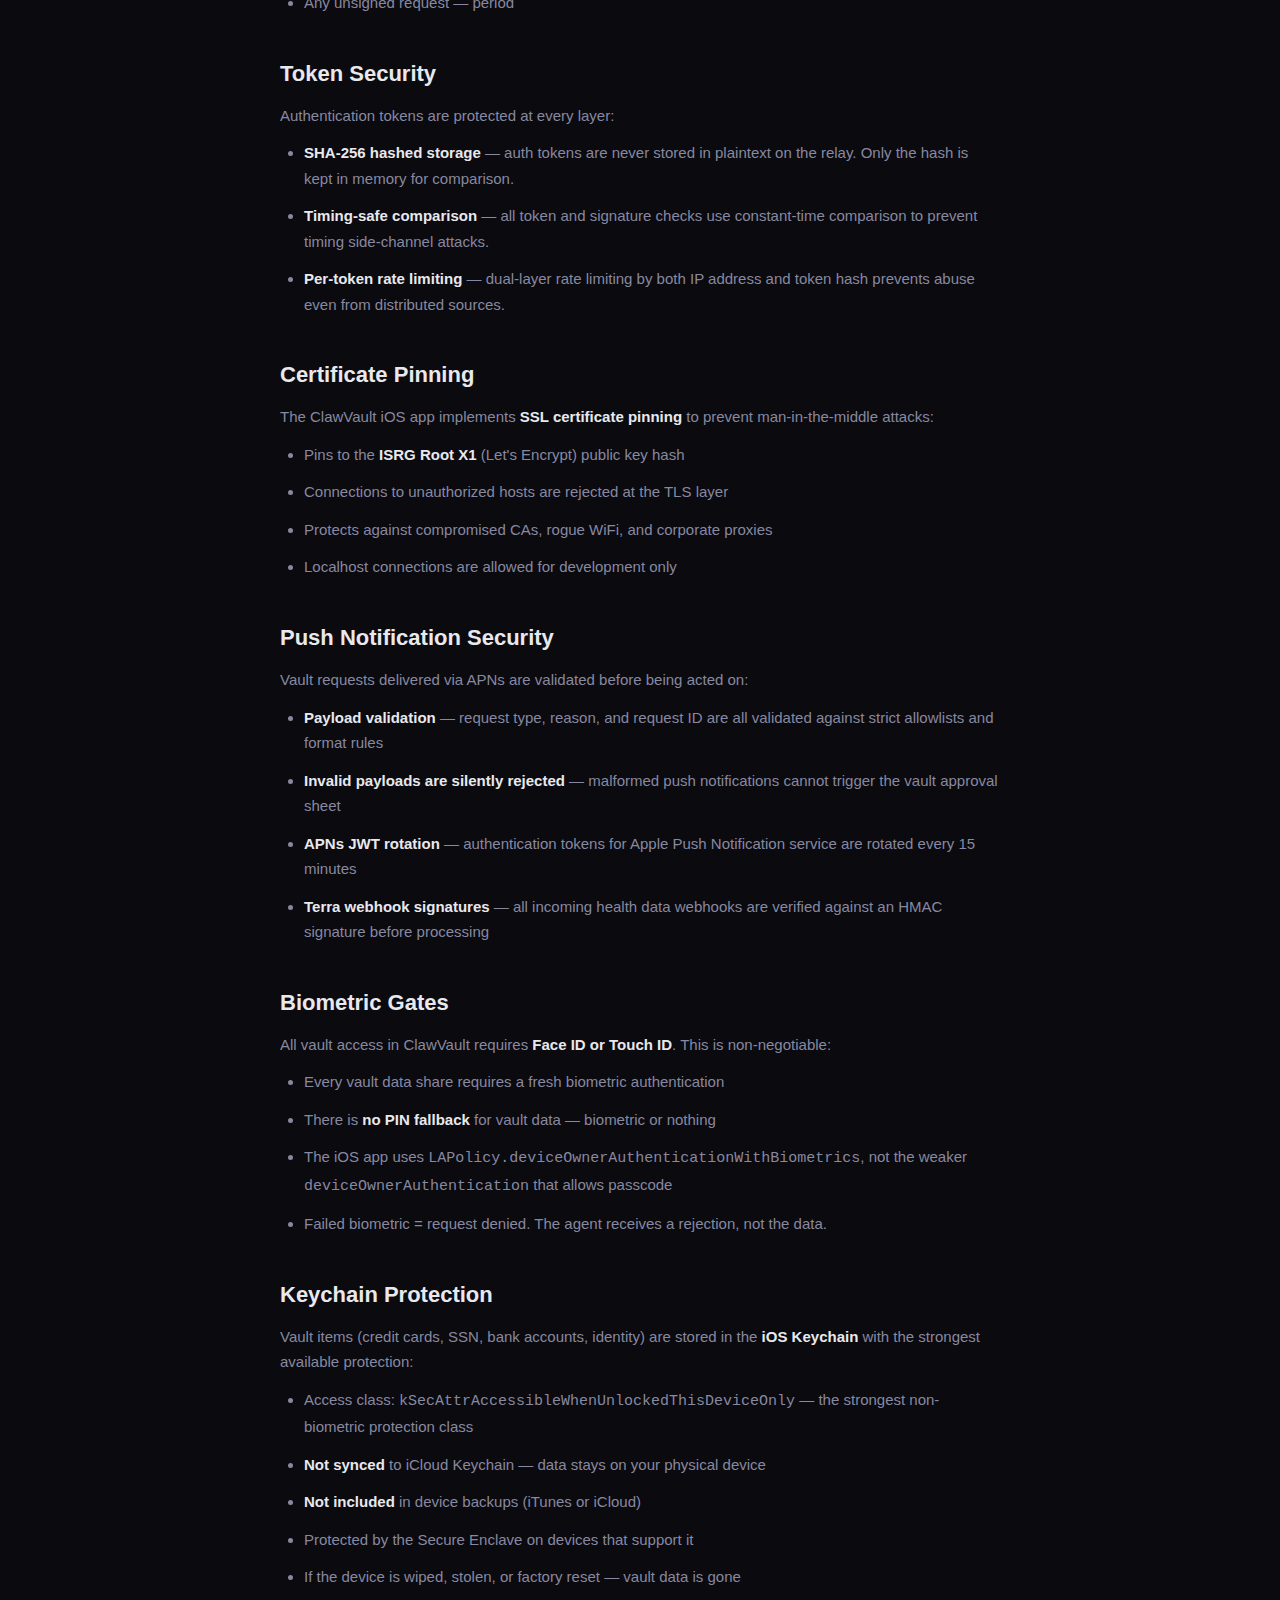
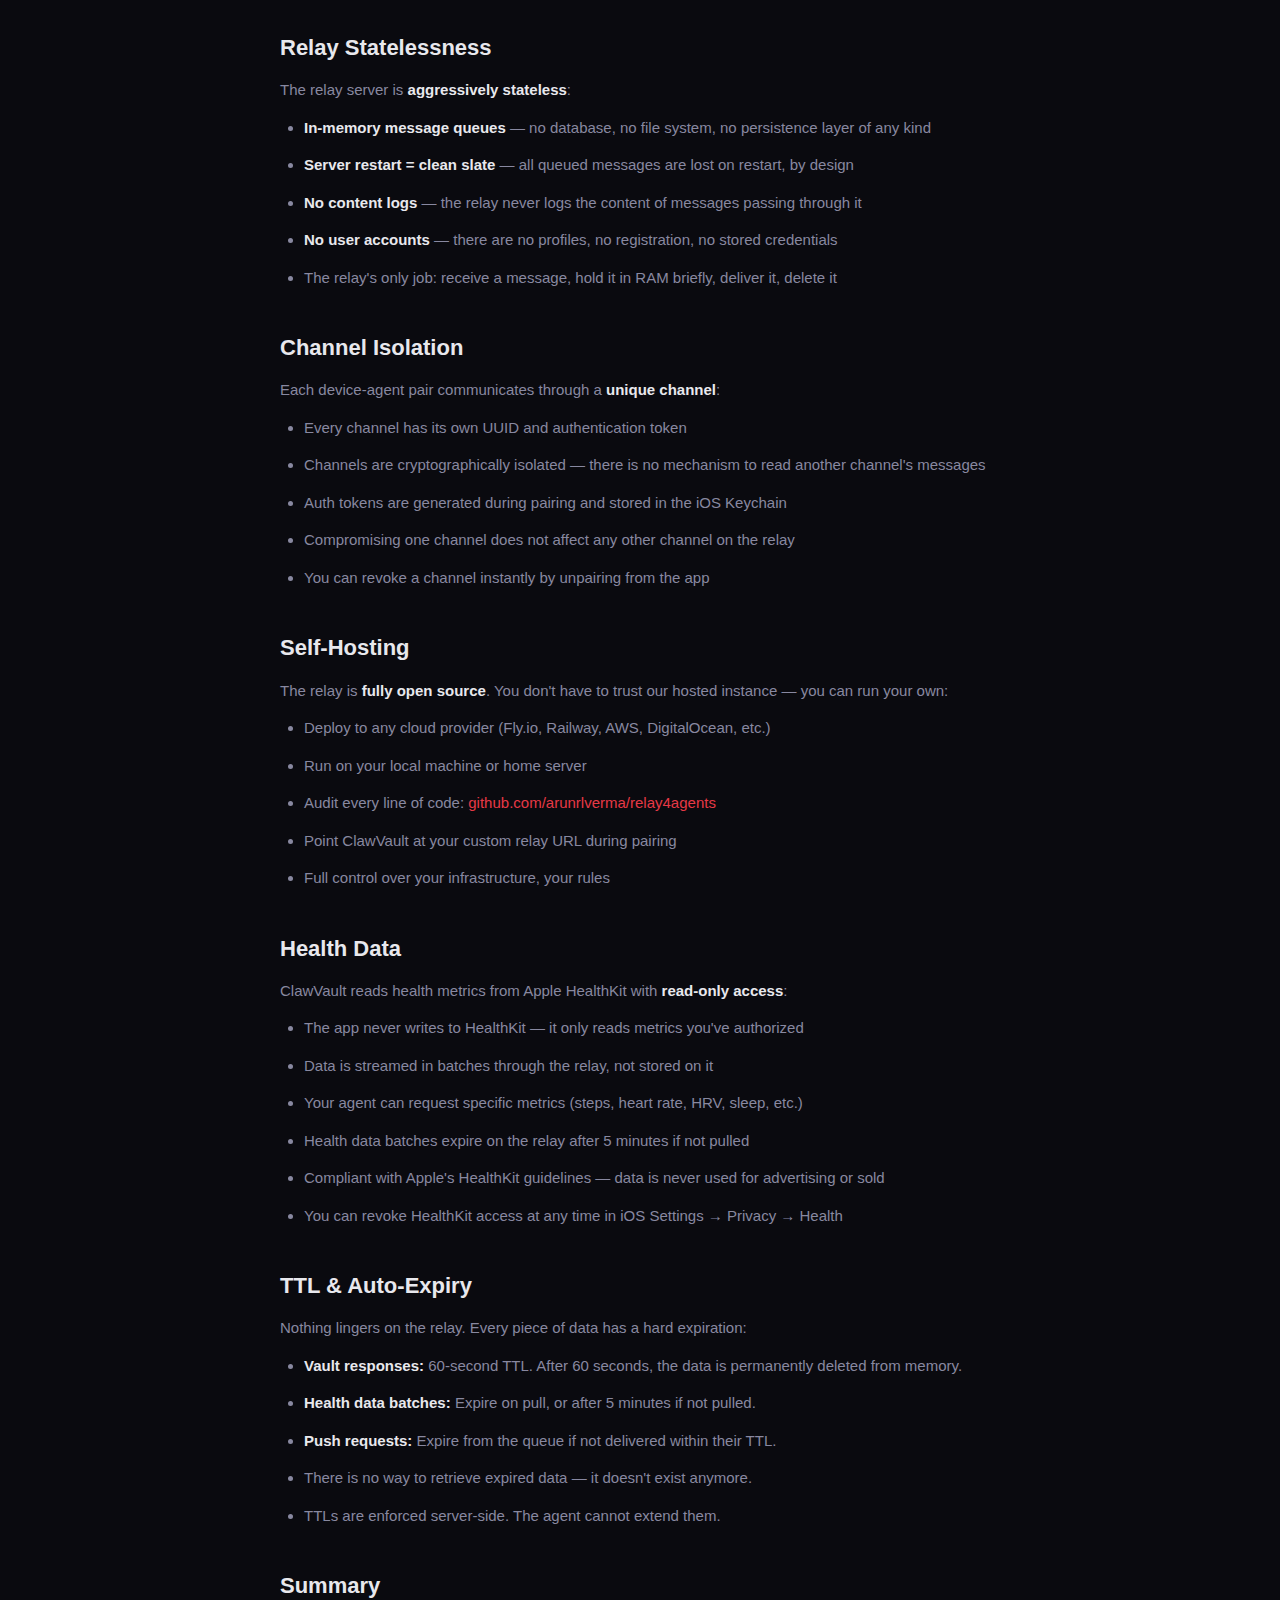
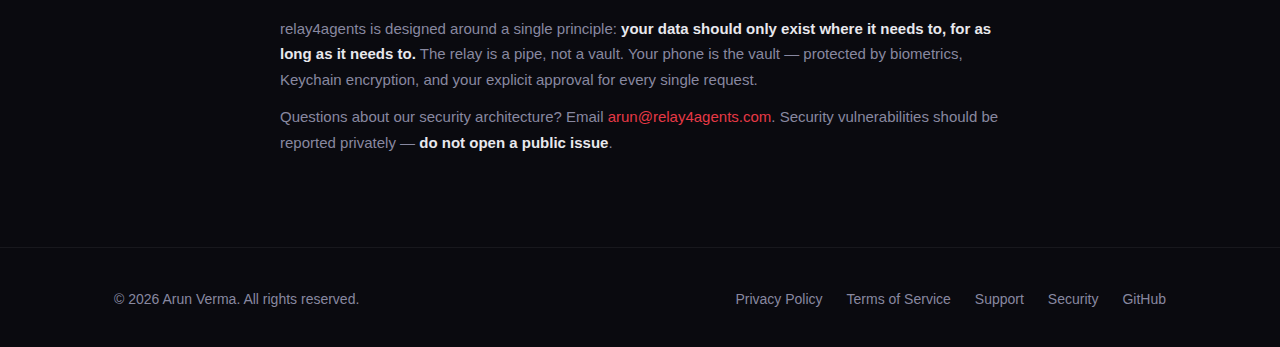
<file: security.html>
<!DOCTYPE html>
<html lang="en">
<head>
  <meta charset="UTF-8">
  <meta name="viewport" content="width=device-width, initial-scale=1.0">
  <title>Security Architecture — relay4agents</title>
  <meta name="description" content="How relay4agents and ClawVault protect your data. Stateless relay, biometric gates, HMAC signing, and end-to-end security architecture.">
  <meta name="theme-color" content="#0a0a0f">
  <link rel="stylesheet" href="css/style.css">
  <link rel="icon" href="img/favicon.svg" type="image/svg+xml">
</head>
<body>

<nav>
  <div class="container">
    <a href="/" class="nav-brand">
      <img src="img/icon.svg" alt="relay4agents">
      relay4agents
    </a>
    <div class="nav-links">
      <a href="/">Home</a>
      <a href="/security.html">Security</a>
      <a href="/support.html">Support</a>
      <a href="https://github.com/arunrlverma/relay4agents" target="_blank">GitHub</a>
    </div>
  </div>
</nav>

<div class="container">
<div class="legal">

<h1>Security Architecture</h1>
<p class="updated">How relay4agents protects your data at every layer.</p>

<!-- ── Overview ─────────────────────────────────────────── -->
<div class="security-hero">
  <div class="security-hero-inner">
    <div class="security-stat">
      <span class="security-stat-value">0</span>
      <span class="security-stat-label">Databases</span>
    </div>
    <div class="security-stat">
      <span class="security-stat-value">60s</span>
      <span class="security-stat-label">Max TTL</span>
    </div>
    <div class="security-stat">
      <span class="security-stat-value">100%</span>
      <span class="security-stat-label">Biometric Gated</span>
    </div>
    <div class="security-stat">
      <span class="security-stat-value">OSS</span>
      <span class="security-stat-label">Fully Auditable</span>
    </div>
  </div>
</div>

<h2>Architecture Overview</h2>
<p>relay4agents is a <strong>stateless relay</strong>. There is no database — not SQL, not NoSQL, not Redis, not a file on disk. The relay holds messages in memory only. Data exists for seconds, then it's gone. A server restart produces a completely clean slate. This isn't a limitation — it's the core design principle.</p>

<!-- ── End-to-End Flow ─────────────────────────────────── -->
<h2>End-to-End Flow</h2>
<p>Every data request follows the same path, with biometric approval as the mandatory gate:</p>

<div class="security-flow">
  <div class="security-flow-step">
    <div class="security-flow-icon">🤖</div>
    <div class="security-flow-text">
      <strong>Agent sends request</strong>
      <span>HMAC-signed HTTP POST to the relay</span>
    </div>
  </div>
  <div class="security-flow-arrow">↓</div>
  <div class="security-flow-step">
    <div class="security-flow-icon">📬</div>
    <div class="security-flow-text">
      <strong>Relay queues &amp; pushes</strong>
      <span>In-memory queue + APNs push notification</span>
    </div>
  </div>
  <div class="security-flow-arrow">↓</div>
  <div class="security-flow-step">
    <div class="security-flow-icon">📱</div>
    <div class="security-flow-text">
      <strong>iPhone receives notification</strong>
      <span>User sees exactly what's requested and why</span>
    </div>
  </div>
  <div class="security-flow-arrow">↓</div>
  <div class="security-flow-step">
    <div class="security-flow-icon" style="background: var(--accent-glow); border-color: var(--accent);">🔐</div>
    <div class="security-flow-text">
      <strong>Face ID / Touch ID approval</strong>
      <span>Biometric gate — no PIN fallback for vault data</span>
    </div>
  </div>
  <div class="security-flow-arrow">↓</div>
  <div class="security-flow-step">
    <div class="security-flow-icon">✅</div>
    <div class="security-flow-text">
      <strong>Data flows back → auto-expires</strong>
      <span>Response available for 60 seconds, then permanently gone</span>
    </div>
  </div>
</div>

<!-- ── HMAC Signing ────────────────────────────────────── -->
<h2>HMAC-SHA256 Signing</h2>
<p>Every request to the relay is signed with <strong>HMAC-SHA256</strong>. The signing payload includes timestamps and nonces to prevent replay attacks. The relay performs timing-safe comparison on every signature and rejects:</p>
<ul>
  <li>Requests with missing or invalid signatures</li>
  <li>Requests with expired timestamps (clock skew tolerance is tight)</li>
  <li>Requests with previously-seen nonces</li>
  <li>Any unsigned request — period</li>
</ul>

<!-- ── Token Security ──────────────────────────────────── -->
<h2>Token Security</h2>
<p>Authentication tokens are protected at every layer:</p>
<ul>
  <li><strong>SHA-256 hashed storage</strong> — auth tokens are never stored in plaintext on the relay. Only the hash is kept in memory for comparison.</li>
  <li><strong>Timing-safe comparison</strong> — all token and signature checks use constant-time comparison to prevent timing side-channel attacks.</li>
  <li><strong>Per-token rate limiting</strong> — dual-layer rate limiting by both IP address and token hash prevents abuse even from distributed sources.</li>
</ul>

<!-- ── Certificate Pinning ─────────────────────────────── -->
<h2>Certificate Pinning</h2>
<p>The ClawVault iOS app implements <strong>SSL certificate pinning</strong> to prevent man-in-the-middle attacks:</p>
<ul>
  <li>Pins to the <strong>ISRG Root X1</strong> (Let's Encrypt) public key hash</li>
  <li>Connections to unauthorized hosts are rejected at the TLS layer</li>
  <li>Protects against compromised CAs, rogue WiFi, and corporate proxies</li>
  <li>Localhost connections are allowed for development only</li>
</ul>

<!-- ── Push Notification Security ──────────────────────── -->
<h2>Push Notification Security</h2>
<p>Vault requests delivered via APNs are validated before being acted on:</p>
<ul>
  <li><strong>Payload validation</strong> — request type, reason, and request ID are all validated against strict allowlists and format rules</li>
  <li><strong>Invalid payloads are silently rejected</strong> — malformed push notifications cannot trigger the vault approval sheet</li>
  <li><strong>APNs JWT rotation</strong> — authentication tokens for Apple Push Notification service are rotated every 15 minutes</li>
  <li><strong>Terra webhook signatures</strong> — all incoming health data webhooks are verified against an HMAC signature before processing</li>
</ul>

<!-- ── Biometric Gates ─────────────────────────────────── -->
<h2>Biometric Gates</h2>
<p>All vault access in ClawVault requires <strong>Face ID or Touch ID</strong>. This is non-negotiable:</p>
<ul>
  <li>Every vault data share requires a fresh biometric authentication</li>
  <li>There is <strong>no PIN fallback</strong> for vault data — biometric or nothing</li>
  <li>The iOS app uses <code>LAPolicy.deviceOwnerAuthenticationWithBiometrics</code>, not the weaker <code>deviceOwnerAuthentication</code> that allows passcode</li>
  <li>Failed biometric = request denied. The agent receives a rejection, not the data.</li>
</ul>

<!-- ── Keychain Protection ─────────────────────────────── -->
<h2>Keychain Protection</h2>
<p>Vault items (credit cards, SSN, bank accounts, identity) are stored in the <strong>iOS Keychain</strong> with the strongest available protection:</p>
<ul>
  <li>Access class: <code>kSecAttrAccessibleWhenUnlockedThisDeviceOnly</code> — the strongest non-biometric protection class</li>
  <li><strong>Not synced</strong> to iCloud Keychain — data stays on your physical device</li>
  <li><strong>Not included</strong> in device backups (iTunes or iCloud)</li>
  <li>Protected by the Secure Enclave on devices that support it</li>
  <li>If the device is wiped, stolen, or factory reset — vault data is gone</li>
</ul>

<!-- ── Relay Statelessness ─────────────────────────────── -->
<h2>Relay Statelessness</h2>
<p>The relay server is <strong>aggressively stateless</strong>:</p>
<ul>
  <li><strong>In-memory message queues</strong> — no database, no file system, no persistence layer of any kind</li>
  <li><strong>Server restart = clean slate</strong> — all queued messages are lost on restart, by design</li>
  <li><strong>No content logs</strong> — the relay never logs the content of messages passing through it</li>
  <li><strong>No user accounts</strong> — there are no profiles, no registration, no stored credentials</li>
  <li>The relay's only job: receive a message, hold it in RAM briefly, deliver it, delete it</li>
</ul>

<!-- ── Channel Isolation ───────────────────────────────── -->
<h2>Channel Isolation</h2>
<p>Each device-agent pair communicates through a <strong>unique channel</strong>:</p>
<ul>
  <li>Every channel has its own UUID and authentication token</li>
  <li>Channels are cryptographically isolated — there is no mechanism to read another channel's messages</li>
  <li>Auth tokens are generated during pairing and stored in the iOS Keychain</li>
  <li>Compromising one channel does not affect any other channel on the relay</li>
  <li>You can revoke a channel instantly by unpairing from the app</li>
</ul>

<!-- ── Self-Hosting ────────────────────────────────────── -->
<h2>Self-Hosting</h2>
<p>The relay is <strong>fully open source</strong>. You don't have to trust our hosted instance — you can run your own:</p>
<ul>
  <li>Deploy to any cloud provider (Fly.io, Railway, AWS, DigitalOcean, etc.)</li>
  <li>Run on your local machine or home server</li>
  <li>Audit every line of code: <a href="https://github.com/arunrlverma/relay4agents" target="_blank">github.com/arunrlverma/relay4agents</a></li>
  <li>Point ClawVault at your custom relay URL during pairing</li>
  <li>Full control over your infrastructure, your rules</li>
</ul>

<!-- ── Health Data ─────────────────────────────────────── -->
<h2>Health Data</h2>
<p>ClawVault reads health metrics from Apple HealthKit with <strong>read-only access</strong>:</p>
<ul>
  <li>The app never writes to HealthKit — it only reads metrics you've authorized</li>
  <li>Data is streamed in batches through the relay, not stored on it</li>
  <li>Your agent can request specific metrics (steps, heart rate, HRV, sleep, etc.)</li>
  <li>Health data batches expire on the relay after 5 minutes if not pulled</li>
  <li>Compliant with Apple's HealthKit guidelines — data is never used for advertising or sold</li>
  <li>You can revoke HealthKit access at any time in iOS Settings → Privacy → Health</li>
</ul>

<!-- ── TTL & Auto-Expiry ───────────────────────────────── -->
<h2>TTL &amp; Auto-Expiry</h2>
<p>Nothing lingers on the relay. Every piece of data has a hard expiration:</p>
<ul>
  <li><strong>Vault responses:</strong> 60-second TTL. After 60 seconds, the data is permanently deleted from memory.</li>
  <li><strong>Health data batches:</strong> Expire on pull, or after 5 minutes if not pulled.</li>
  <li><strong>Push requests:</strong> Expire from the queue if not delivered within their TTL.</li>
  <li>There is no way to retrieve expired data — it doesn't exist anymore.</li>
  <li>TTLs are enforced server-side. The agent cannot extend them.</li>
</ul>

<!-- ── Summary ─────────────────────────────────────────── -->
<h2>Summary</h2>
<p>relay4agents is designed around a single principle: <strong>your data should only exist where it needs to, for as long as it needs to.</strong> The relay is a pipe, not a vault. Your phone is the vault — protected by biometrics, Keychain encryption, and your explicit approval for every single request.</p>
<p>Questions about our security architecture? Email <a href="mailto:arun@relay4agents.com">arun@relay4agents.com</a>. Security vulnerabilities should be reported privately — <strong>do not open a public issue</strong>.</p>

</div>
</div>

<footer>
  <div class="container">
    <span class="footer-copy">© 2026 Arun Verma. All rights reserved.</span>
    <div class="footer-links">
      <a href="/privacy.html">Privacy Policy</a>
      <a href="/terms.html">Terms of Service</a>
      <a href="/support.html">Support</a>
      <a href="/security.html">Security</a>
      <a href="https://github.com/arunrlverma/relay4agents" target="_blank">GitHub</a>
    </div>
  </div>
</footer>

</body>
</html>
</file>
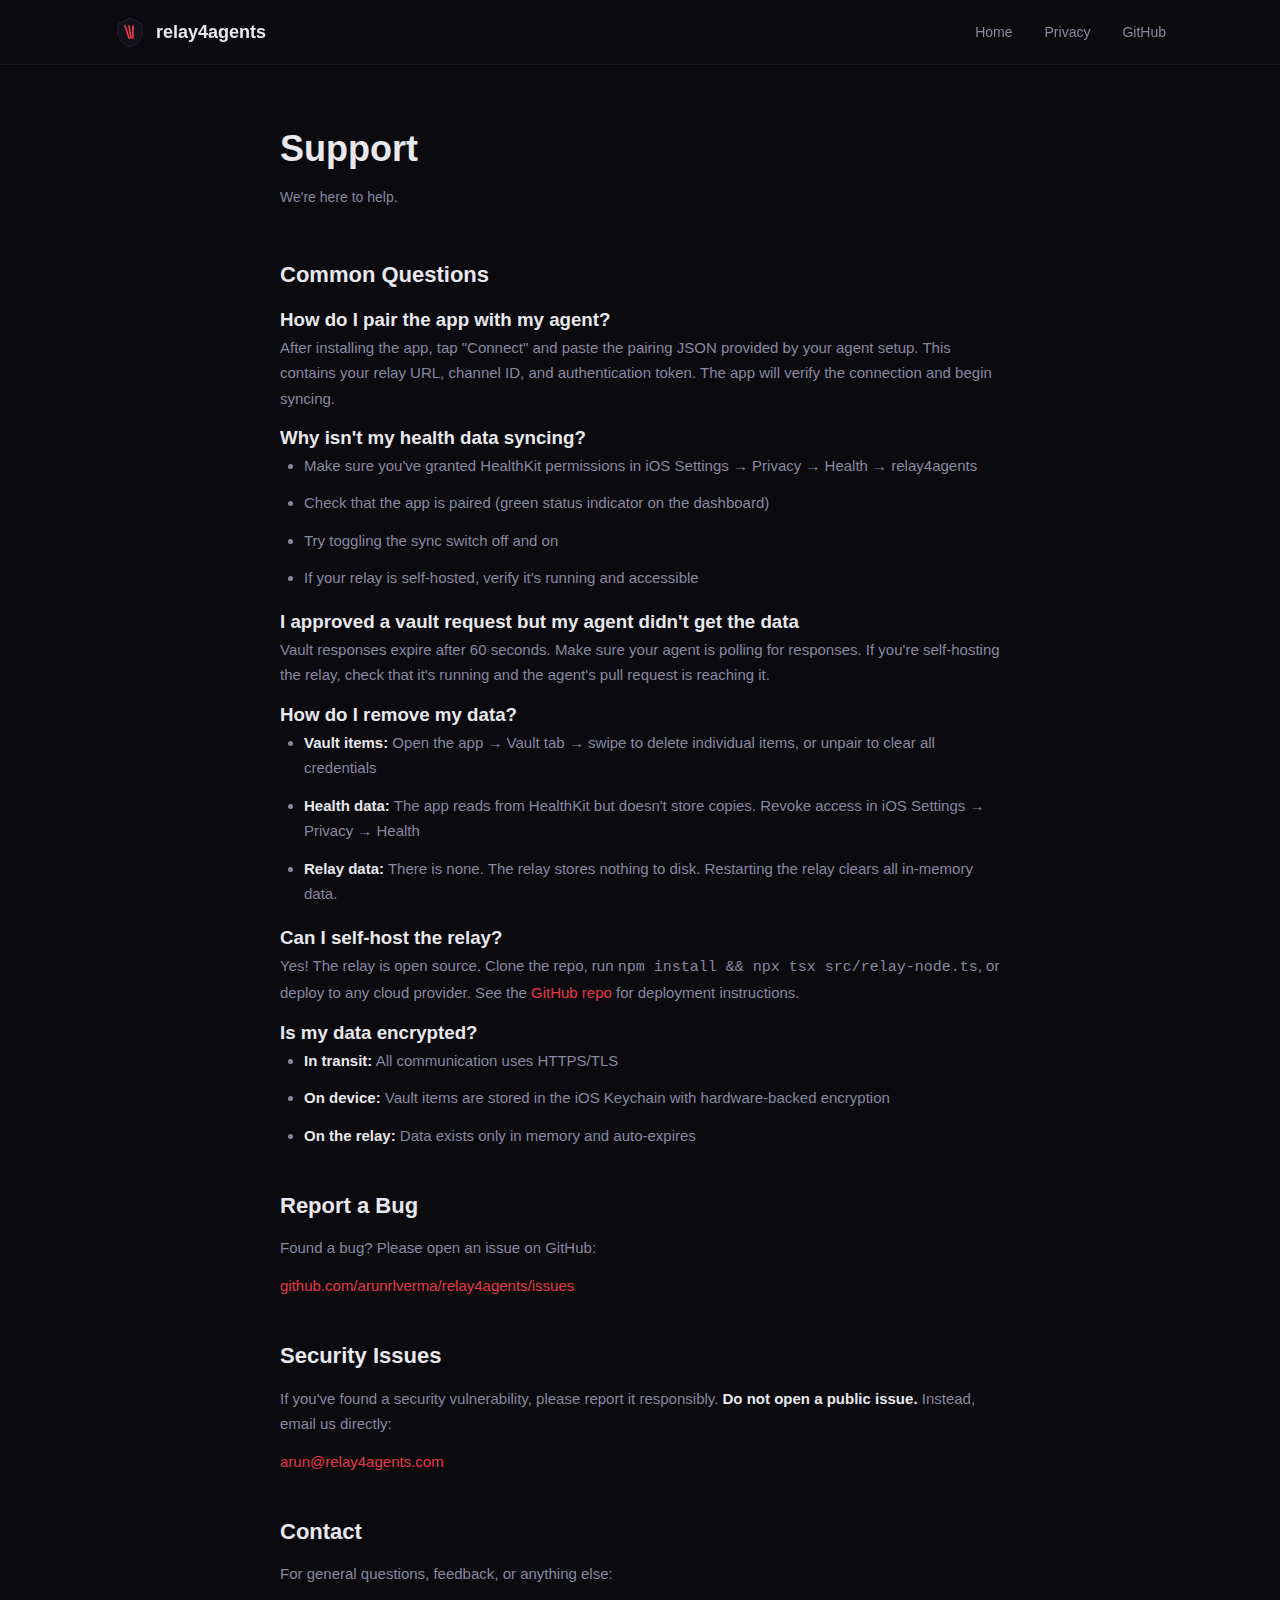
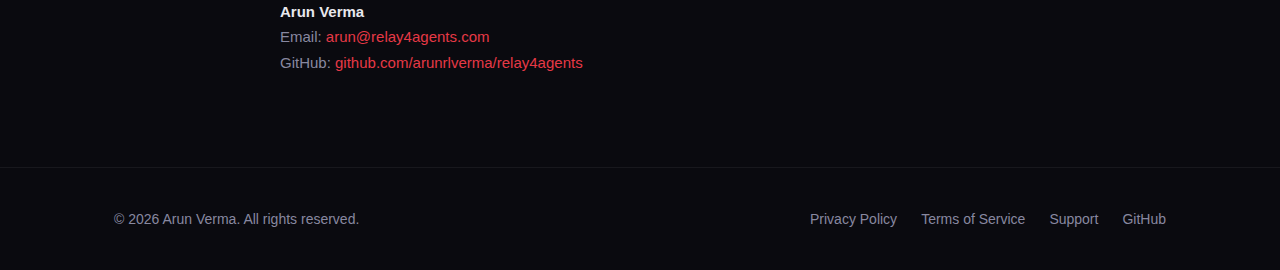
<file: support.html>
<!DOCTYPE html>
<html lang="en">
<head>
  <meta charset="UTF-8">
  <meta name="viewport" content="width=device-width, initial-scale=1.0">
  <title>Support — relay4agents</title>
  <meta name="description" content="Get help with relay4agents.">
  <meta name="theme-color" content="#0a0a0f">
  <link rel="stylesheet" href="css/style.css">
  <link rel="icon" href="img/favicon.svg" type="image/svg+xml">
</head>
<body>

<nav>
  <div class="container">
    <a href="/" class="nav-brand">
      <img src="img/icon.svg" alt="relay4agents">
      relay4agents
    </a>
    <div class="nav-links">
      <a href="/">Home</a>
      <a href="/privacy.html">Privacy</a>
      <a href="https://github.com/arunrlverma/relay4agents" target="_blank">GitHub</a>
    </div>
  </div>
</nav>

<div class="container">
<div class="legal">

<h1>Support</h1>
<p class="updated">We're here to help.</p>

<h2>Common Questions</h2>

<h3>How do I pair the app with my agent?</h3>
<p>After installing the app, tap "Connect" and paste the pairing JSON provided by your agent setup. This contains your relay URL, channel ID, and authentication token. The app will verify the connection and begin syncing.</p>

<h3>Why isn't my health data syncing?</h3>
<ul>
  <li>Make sure you've granted HealthKit permissions in iOS Settings → Privacy → Health → relay4agents</li>
  <li>Check that the app is paired (green status indicator on the dashboard)</li>
  <li>Try toggling the sync switch off and on</li>
  <li>If your relay is self-hosted, verify it's running and accessible</li>
</ul>

<h3>I approved a vault request but my agent didn't get the data</h3>
<p>Vault responses expire after 60 seconds. Make sure your agent is polling for responses. If you're self-hosting the relay, check that it's running and the agent's pull request is reaching it.</p>

<h3>How do I remove my data?</h3>
<ul>
  <li><strong>Vault items:</strong> Open the app → Vault tab → swipe to delete individual items, or unpair to clear all credentials</li>
  <li><strong>Health data:</strong> The app reads from HealthKit but doesn't store copies. Revoke access in iOS Settings → Privacy → Health</li>
  <li><strong>Relay data:</strong> There is none. The relay stores nothing to disk. Restarting the relay clears all in-memory data.</li>
</ul>

<h3>Can I self-host the relay?</h3>
<p>Yes! The relay is open source. Clone the repo, run <code>npm install && npx tsx src/relay-node.ts</code>, or deploy to any cloud provider. See the <a href="https://github.com/arunrlverma/relay4agents">GitHub repo</a> for deployment instructions.</p>

<h3>Is my data encrypted?</h3>
<ul>
  <li><strong>In transit:</strong> All communication uses HTTPS/TLS</li>
  <li><strong>On device:</strong> Vault items are stored in the iOS Keychain with hardware-backed encryption</li>
  <li><strong>On the relay:</strong> Data exists only in memory and auto-expires</li>
</ul>

<h2>Report a Bug</h2>
<p>Found a bug? Please open an issue on GitHub:</p>
<p><a href="https://github.com/arunrlverma/relay4agents/issues" target="_blank">github.com/arunrlverma/relay4agents/issues</a></p>

<h2>Security Issues</h2>
<p>If you've found a security vulnerability, please report it responsibly. <strong>Do not open a public issue.</strong> Instead, email us directly:</p>
<p><a href="mailto:arun@relay4agents.com">arun@relay4agents.com</a></p>

<h2>Contact</h2>
<p>For general questions, feedback, or anything else:</p>
<p>
  <strong>Arun Verma</strong><br>
  Email: <a href="mailto:arun@relay4agents.com">arun@relay4agents.com</a><br>
  GitHub: <a href="https://github.com/arunrlverma/relay4agents" target="_blank">github.com/arunrlverma/relay4agents</a>
</p>

</div>
</div>

<footer>
  <div class="container">
    <span class="footer-copy">© 2026 Arun Verma. All rights reserved.</span>
    <div class="footer-links">
      <a href="/privacy.html">Privacy Policy</a>
      <a href="/terms.html">Terms of Service</a>
      <a href="/support.html">Support</a>
      <a href="https://github.com/arunrlverma/relay4agents" target="_blank">GitHub</a>
    </div>
  </div>
</footer>

</body>
</html>
</file>
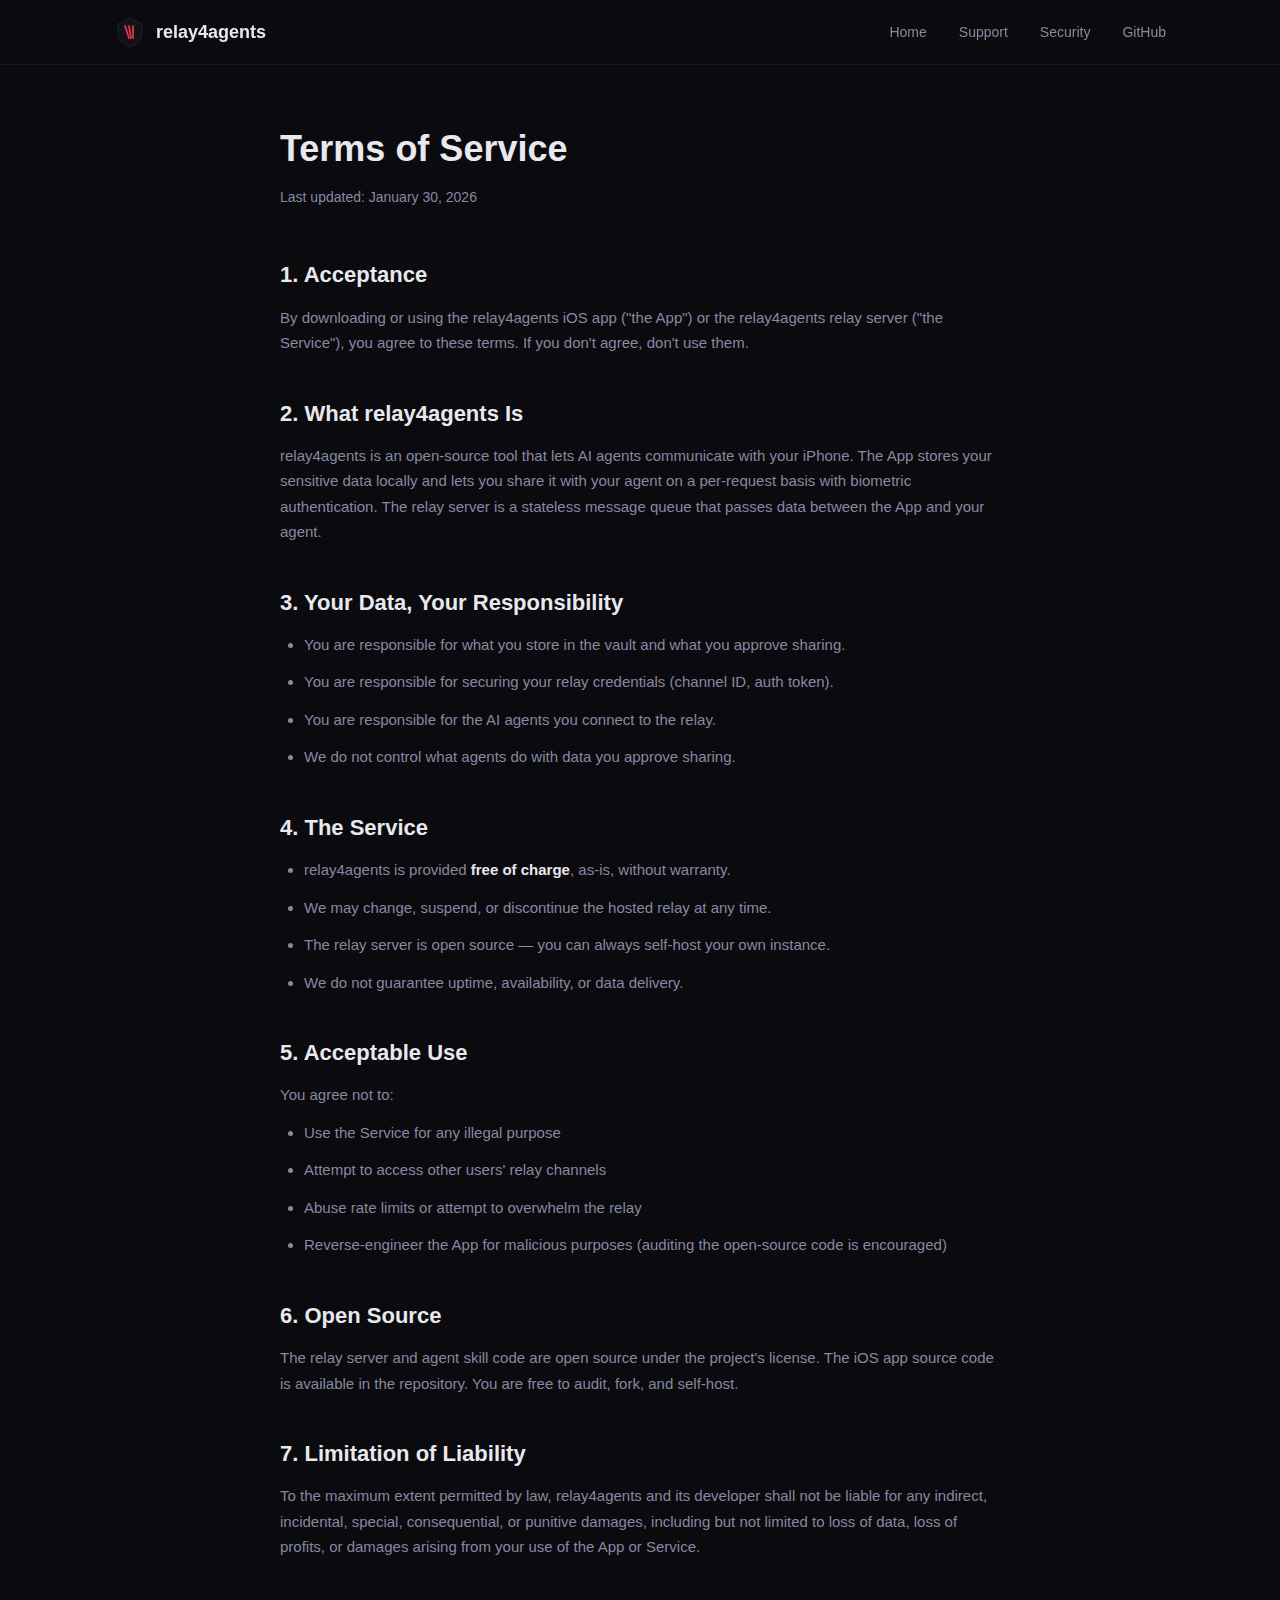
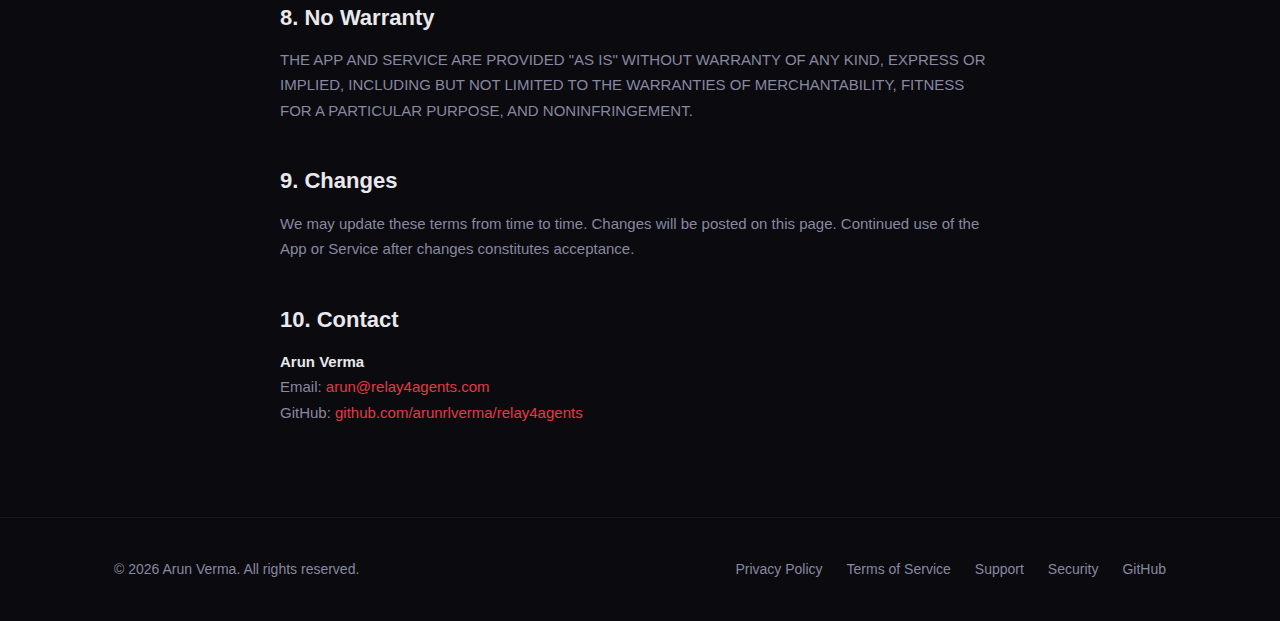
<file: terms.html>
<!DOCTYPE html>
<html lang="en">
<head>
  <meta charset="UTF-8">
  <meta name="viewport" content="width=device-width, initial-scale=1.0">
  <title>Terms of Service — relay4agents</title>
  <meta name="description" content="relay4agents terms of service.">
  <meta name="theme-color" content="#0a0a0f">
  <link rel="stylesheet" href="css/style.css">
  <link rel="icon" href="img/favicon.svg" type="image/svg+xml">
</head>
<body>

<nav>
  <div class="container">
    <a href="/" class="nav-brand">
      <img src="img/icon.svg" alt="relay4agents">
      relay4agents
    </a>
    <div class="nav-links">
      <a href="/">Home</a>
      <a href="/support.html">Support</a>
      <a href="/security.html">Security</a>
      <a href="https://github.com/arunrlverma/relay4agents" target="_blank">GitHub</a>
    </div>
  </div>
</nav>

<div class="container">
<div class="legal">

<h1>Terms of Service</h1>
<p class="updated">Last updated: January 30, 2026</p>

<h2>1. Acceptance</h2>
<p>By downloading or using the relay4agents iOS app ("the App") or the relay4agents relay server ("the Service"), you agree to these terms. If you don't agree, don't use them.</p>

<h2>2. What relay4agents Is</h2>
<p>relay4agents is an open-source tool that lets AI agents communicate with your iPhone. The App stores your sensitive data locally and lets you share it with your agent on a per-request basis with biometric authentication. The relay server is a stateless message queue that passes data between the App and your agent.</p>

<h2>3. Your Data, Your Responsibility</h2>
<ul>
  <li>You are responsible for what you store in the vault and what you approve sharing.</li>
  <li>You are responsible for securing your relay credentials (channel ID, auth token).</li>
  <li>You are responsible for the AI agents you connect to the relay.</li>
  <li>We do not control what agents do with data you approve sharing.</li>
</ul>

<h2>4. The Service</h2>
<ul>
  <li>relay4agents is provided <strong>free of charge</strong>, as-is, without warranty.</li>
  <li>We may change, suspend, or discontinue the hosted relay at any time.</li>
  <li>The relay server is open source — you can always self-host your own instance.</li>
  <li>We do not guarantee uptime, availability, or data delivery.</li>
</ul>

<h2>5. Acceptable Use</h2>
<p>You agree not to:</p>
<ul>
  <li>Use the Service for any illegal purpose</li>
  <li>Attempt to access other users' relay channels</li>
  <li>Abuse rate limits or attempt to overwhelm the relay</li>
  <li>Reverse-engineer the App for malicious purposes (auditing the open-source code is encouraged)</li>
</ul>

<h2>6. Open Source</h2>
<p>The relay server and agent skill code are open source under the project's license. The iOS app source code is available in the repository. You are free to audit, fork, and self-host.</p>

<h2>7. Limitation of Liability</h2>
<p>To the maximum extent permitted by law, relay4agents and its developer shall not be liable for any indirect, incidental, special, consequential, or punitive damages, including but not limited to loss of data, loss of profits, or damages arising from your use of the App or Service.</p>

<h2>8. No Warranty</h2>
<p>THE APP AND SERVICE ARE PROVIDED "AS IS" WITHOUT WARRANTY OF ANY KIND, EXPRESS OR IMPLIED, INCLUDING BUT NOT LIMITED TO THE WARRANTIES OF MERCHANTABILITY, FITNESS FOR A PARTICULAR PURPOSE, AND NONINFRINGEMENT.</p>

<h2>9. Changes</h2>
<p>We may update these terms from time to time. Changes will be posted on this page. Continued use of the App or Service after changes constitutes acceptance.</p>

<h2>10. Contact</h2>
<p>
  <strong>Arun Verma</strong><br>
  Email: <a href="mailto:arun@relay4agents.com">arun@relay4agents.com</a><br>
  GitHub: <a href="https://github.com/arunrlverma/relay4agents" target="_blank">github.com/arunrlverma/relay4agents</a>
</p>

</div>
</div>

<footer>
  <div class="container">
    <span class="footer-copy">© 2026 Arun Verma. All rights reserved.</span>
    <div class="footer-links">
      <a href="/privacy.html">Privacy Policy</a>
      <a href="/terms.html">Terms of Service</a>
      <a href="/support.html">Support</a>
      <a href="/security.html">Security</a>
      <a href="https://github.com/arunrlverma/relay4agents" target="_blank">GitHub</a>
    </div>
  </div>
</footer>

</body>
</html>
</file>
<file: css/style.css>
/* ============================================================
   relay4agents — Marketing Site
   Dark theme, red claw accent (#e63946)
   ============================================================ */

:root {
  --bg: #0a0a0f;
  --bg-card: #12121a;
  --bg-card-hover: #1a1a25;
  --text: #e8e8ed;
  --text-muted: #8888a0;
  --accent: #e63946;
  --accent-glow: rgba(230, 57, 70, 0.15);
  --accent-soft: rgba(230, 57, 70, 0.08);
  --border: rgba(255, 255, 255, 0.06);
  --code-bg: #161622;
  --radius: 12px;
  --max-w: 1100px;
}

*, *::before, *::after { box-sizing: border-box; margin: 0; padding: 0; }

html { scroll-behavior: smooth; }

body {
  font-family: -apple-system, BlinkMacSystemFont, 'SF Pro Text', 'Segoe UI', Roboto, sans-serif;
  background: var(--bg);
  color: var(--text);
  line-height: 1.6;
  -webkit-font-smoothing: antialiased;
}

a { color: var(--accent); text-decoration: none; transition: opacity 0.2s; }
a:hover { opacity: 0.8; }

.container { max-width: var(--max-w); margin: 0 auto; padding: 0 24px; }

/* ── Nav ─────────────────────────────────────────────────── */

nav {
  position: fixed; top: 0; left: 0; right: 0; z-index: 100;
  background: rgba(10, 10, 15, 0.85);
  backdrop-filter: blur(20px);
  -webkit-backdrop-filter: blur(20px);
  border-bottom: 1px solid var(--border);
}

nav .container {
  display: flex; align-items: center; justify-content: space-between;
  height: 64px;
}

.nav-brand {
  display: flex; align-items: center; gap: 10px;
  font-weight: 700; font-size: 18px; color: var(--text);
}

.nav-brand img { width: 32px; height: 32px; border-radius: 8px; }

.nav-links { display: flex; gap: 32px; align-items: center; }
.nav-links a { color: var(--text-muted); font-size: 14px; font-weight: 500; }
.nav-links a:hover { color: var(--text); opacity: 1; }

.nav-cta {
  background: var(--accent); color: #fff !important;
  padding: 8px 20px; border-radius: 8px; font-size: 14px; font-weight: 600;
}
.nav-cta:hover { opacity: 0.9 !important; }

/* ── Hero ────────────────────────────────────────────────── */

.hero {
  padding: 160px 0 100px;
  text-align: center;
  position: relative;
  overflow: hidden;
}

.hero::before {
  content: '';
  position: absolute; top: -200px; left: 50%; transform: translateX(-50%);
  width: 800px; height: 800px;
  background: radial-gradient(circle, var(--accent-glow) 0%, transparent 70%);
  pointer-events: none;
}

.hero h1 {
  font-size: clamp(40px, 6vw, 64px);
  font-weight: 800;
  letter-spacing: -0.03em;
  line-height: 1.1;
  margin-bottom: 24px;
  position: relative;
}

.hero h1 span { color: var(--accent); }

.hero p {
  font-size: 20px;
  color: var(--text-muted);
  max-width: 600px;
  margin: 0 auto 40px;
  line-height: 1.5;
}

.hero-buttons { display: flex; gap: 16px; justify-content: center; flex-wrap: wrap; }

.btn {
  display: inline-flex; align-items: center; gap: 8px;
  padding: 14px 28px; border-radius: 10px;
  font-size: 16px; font-weight: 600;
  transition: all 0.2s;
  border: none; cursor: pointer;
}

.btn-primary { background: var(--accent); color: #fff; }
.btn-primary:hover { opacity: 0.9; transform: translateY(-1px); }

.btn-secondary {
  background: transparent; color: var(--text);
  border: 1px solid rgba(255,255,255,0.15);
}
.btn-secondary:hover { border-color: rgba(255,255,255,0.3); background: rgba(255,255,255,0.03); }

/* ── Sections ────────────────────────────────────────────── */

section { padding: 100px 0; }

.section-label {
  font-size: 13px; font-weight: 700; letter-spacing: 0.1em;
  text-transform: uppercase; color: var(--accent);
  margin-bottom: 12px;
}

.section-title {
  font-size: clamp(28px, 4vw, 40px);
  font-weight: 700;
  letter-spacing: -0.02em;
  margin-bottom: 16px;
}

.section-desc {
  font-size: 18px; color: var(--text-muted);
  max-width: 600px; margin-bottom: 60px;
}

.section-center { text-align: center; }
.section-center .section-desc { margin-left: auto; margin-right: auto; }

/* ── How It Works ────────────────────────────────────────── */

.flow {
  display: flex; align-items: flex-start; gap: 0;
  justify-content: center; flex-wrap: wrap;
  margin-top: 60px;
}

.flow-step {
  flex: 0 0 220px; text-align: center;
  padding: 0 16px;
}

.flow-icon {
  width: 64px; height: 64px; border-radius: 16px;
  background: var(--accent-soft);
  border: 1px solid rgba(230, 57, 70, 0.2);
  display: flex; align-items: center; justify-content: center;
  font-size: 28px; margin: 0 auto 16px;
}

.flow-step h3 { font-size: 16px; font-weight: 700; margin-bottom: 8px; }
.flow-step p { font-size: 14px; color: var(--text-muted); line-height: 1.5; }

.flow-arrow {
  flex: 0 0 40px; display: flex; align-items: center;
  justify-content: center; padding-top: 20px;
  color: var(--text-muted); font-size: 20px;
}

/* ── Features Grid ───────────────────────────────────────── */

.features-grid {
  display: grid;
  grid-template-columns: repeat(auto-fit, minmax(300px, 1fr));
  gap: 20px;
}

.feature-card {
  background: var(--bg-card);
  border: 1px solid var(--border);
  border-radius: var(--radius);
  padding: 32px;
  transition: all 0.2s;
}

.feature-card:hover {
  background: var(--bg-card-hover);
  border-color: rgba(230, 57, 70, 0.15);
}

.feature-icon { font-size: 28px; margin-bottom: 16px; }
.feature-card h3 { font-size: 18px; font-weight: 700; margin-bottom: 8px; }
.feature-card p { font-size: 14px; color: var(--text-muted); line-height: 1.6; }

/* ── Code Block ──────────────────────────────────────────── */

.code-section {
  display: grid;
  grid-template-columns: 1fr 1fr;
  gap: 40px;
  align-items: center;
}

.code-block {
  background: var(--code-bg);
  border: 1px solid var(--border);
  border-radius: var(--radius);
  padding: 24px;
  overflow-x: auto;
}

.code-block pre {
  font-family: 'SF Mono', 'Fira Code', 'Consolas', monospace;
  font-size: 13px;
  line-height: 1.7;
  color: var(--text-muted);
}

.code-block .comment { color: #555570; }
.code-block .string { color: #a8db8a; }
.code-block .key { color: #e6a157; }
.code-block .cmd { color: var(--accent); }

/* ── Architecture ────────────────────────────────────────── */

.arch-diagram {
  background: var(--bg-card);
  border: 1px solid var(--border);
  border-radius: var(--radius);
  padding: 48px;
  text-align: center;
  margin-top: 40px;
}

.arch-flow {
  display: flex;
  align-items: center;
  justify-content: center;
  gap: 24px;
  flex-wrap: wrap;
}

.arch-node {
  background: var(--code-bg);
  border: 1px solid var(--border);
  border-radius: 12px;
  padding: 24px 32px;
  min-width: 160px;
}

.arch-node.relay {
  border-color: rgba(230, 57, 70, 0.3);
  background: var(--accent-soft);
}

.arch-node h4 { font-size: 16px; font-weight: 700; margin-bottom: 4px; }
.arch-node p { font-size: 12px; color: var(--text-muted); }

.arch-arrow { color: var(--accent); font-size: 24px; font-weight: 700; }

/* ── Vault Section ───────────────────────────────────────── */

.vault-features {
  display: grid;
  grid-template-columns: repeat(auto-fit, minmax(240px, 1fr));
  gap: 16px;
  margin-top: 40px;
}

.vault-item {
  background: var(--bg-card);
  border: 1px solid var(--border);
  border-radius: var(--radius);
  padding: 24px;
  display: flex; gap: 16px; align-items: flex-start;
}

.vault-item .icon { font-size: 24px; flex-shrink: 0; }
.vault-item h4 { font-size: 15px; font-weight: 700; margin-bottom: 4px; }
.vault-item p { font-size: 13px; color: var(--text-muted); }

/* ── CTA ─────────────────────────────────────────────────── */

.cta-section {
  text-align: center;
  padding: 120px 0;
}

.cta-section h2 {
  font-size: clamp(32px, 4vw, 48px);
  font-weight: 800;
  margin-bottom: 16px;
}

.cta-section p {
  font-size: 18px; color: var(--text-muted);
  margin-bottom: 40px;
}

/* ── Footer ──────────────────────────────────────────────── */

footer {
  border-top: 1px solid var(--border);
  padding: 40px 0;
}

footer .container {
  display: flex; justify-content: space-between;
  align-items: center; flex-wrap: wrap; gap: 16px;
}

.footer-links { display: flex; gap: 24px; }
.footer-links a { color: var(--text-muted); font-size: 14px; }
.footer-links a:hover { color: var(--text); }

.footer-copy { color: var(--text-muted); font-size: 14px; }

/* ── Legal Pages ─────────────────────────────────────────── */

.legal {
  padding: 120px 0 80px;
  max-width: 720px;
  margin: 0 auto;
}

.legal h1 {
  font-size: 36px; font-weight: 800;
  margin-bottom: 8px;
}

.legal .updated {
  color: var(--text-muted); font-size: 14px;
  margin-bottom: 48px;
}

.legal h2 {
  font-size: 22px; font-weight: 700;
  margin: 40px 0 12px;
}

.legal p, .legal li {
  color: var(--text-muted);
  font-size: 15px;
  line-height: 1.7;
  margin-bottom: 12px;
}

.legal ul { padding-left: 24px; margin-bottom: 16px; }

.legal strong { color: var(--text); }

/* ── Security Page ────────────────────────────────────────── */

.security-hero {
  margin: 32px 0 48px;
  background: var(--bg-card);
  border: 1px solid var(--border);
  border-radius: var(--radius);
  padding: 40px 32px;
}

.security-hero-inner {
  display: grid;
  grid-template-columns: repeat(4, 1fr);
  gap: 24px;
  text-align: center;
}

.security-stat {
  display: flex;
  flex-direction: column;
  gap: 4px;
}

.security-stat-value {
  font-size: 36px;
  font-weight: 800;
  color: var(--accent);
  letter-spacing: -0.02em;
}

.security-stat-label {
  font-size: 13px;
  color: var(--text-muted);
  font-weight: 500;
  text-transform: uppercase;
  letter-spacing: 0.05em;
}

.security-flow {
  margin: 24px 0 40px;
  display: flex;
  flex-direction: column;
  gap: 0;
}

.security-flow-step {
  display: flex;
  align-items: center;
  gap: 20px;
  background: var(--bg-card);
  border: 1px solid var(--border);
  border-radius: var(--radius);
  padding: 20px 24px;
  transition: all 0.2s;
}

.security-flow-step:hover {
  background: var(--bg-card-hover);
  border-color: rgba(230, 57, 70, 0.15);
}

.security-flow-icon {
  width: 48px;
  height: 48px;
  border-radius: 12px;
  background: var(--accent-soft);
  border: 1px solid rgba(230, 57, 70, 0.2);
  display: flex;
  align-items: center;
  justify-content: center;
  font-size: 22px;
  flex-shrink: 0;
}

.security-flow-text {
  display: flex;
  flex-direction: column;
  gap: 2px;
}

.security-flow-text strong {
  font-size: 15px;
  font-weight: 700;
  color: var(--text);
}

.security-flow-text span {
  font-size: 13px;
  color: var(--text-muted);
}

.security-flow-arrow {
  text-align: center;
  color: var(--accent);
  font-size: 18px;
  padding: 4px 0;
  opacity: 0.6;
}

/* ── Pairing Section ─────────────────────────────────────── */

.pairing-steps {
  display: grid;
  grid-template-columns: repeat(auto-fit, minmax(220px, 1fr));
  gap: 20px;
  margin-top: 40px;
}

.pairing-step {
  background: var(--bg-card);
  border: 1px solid var(--border);
  border-radius: var(--radius);
  padding: 28px 24px;
  text-align: center;
  position: relative;
}

.pairing-step-number {
  display: inline-flex;
  align-items: center;
  justify-content: center;
  width: 32px;
  height: 32px;
  border-radius: 50%;
  background: var(--accent);
  color: #fff;
  font-size: 14px;
  font-weight: 700;
  margin-bottom: 16px;
}

.pairing-step h4 {
  font-size: 15px;
  font-weight: 700;
  margin-bottom: 8px;
}

.pairing-step p {
  font-size: 13px;
  color: var(--text-muted);
  line-height: 1.5;
}

.pairing-code {
  display: inline-block;
  background: var(--code-bg);
  border: 1px solid var(--border);
  border-radius: 8px;
  padding: 4px 12px;
  font-family: 'SF Mono', 'Fira Code', monospace;
  font-size: 14px;
  font-weight: 700;
  color: var(--accent);
  letter-spacing: 0.05em;
}

.clawdhub-note {
  margin-top: 24px;
  background: var(--bg-card);
  border: 1px solid var(--border);
  border-radius: var(--radius);
  padding: 20px 24px;
  display: flex;
  align-items: center;
  gap: 16px;
}

.clawdhub-note code {
  background: var(--code-bg);
  border: 1px solid var(--border);
  border-radius: 6px;
  padding: 4px 10px;
  font-family: 'SF Mono', 'Fira Code', monospace;
  font-size: 14px;
  color: var(--accent);
}

.clawdhub-note p {
  font-size: 14px;
  color: var(--text-muted);
  margin: 0;
}

/* ── Wearables ───────────────────────────────────────────── */

.wearables-categories {
  display: grid;
  grid-template-columns: repeat(4, 1fr);
  gap: 24px;
  margin-top: 2.5rem;
}

.wearable-category {
  background: rgba(255, 255, 255, 0.03);
  border: 1px solid rgba(255, 255, 255, 0.08);
  border-radius: 16px;
  padding: 28px 24px;
  text-align: left;
  transition: all 0.2s ease;
}

.wearable-category:hover {
  border-color: rgba(255, 255, 255, 0.15);
  background: rgba(255, 255, 255, 0.05);
}

.wearable-category-icon {
  font-size: 2rem;
  margin-bottom: 12px;
}

.wearable-category h4 {
  font-size: 1rem;
  font-weight: 600;
  color: #fff;
  margin-bottom: 16px;
  padding-bottom: 12px;
  border-bottom: 1px solid rgba(255, 255, 255, 0.08);
}

.wearable-category ul {
  list-style: none;
  padding: 0;
  margin: 0;
  display: flex;
  flex-direction: column;
  gap: 8px;
}

.wearable-category li {
  font-family: var(--font-mono);
  font-size: 0.85rem;
  color: rgba(255, 255, 255, 0.55);
  padding-left: 12px;
  position: relative;
}

.wearable-category li::before {
  content: "›";
  position: absolute;
  left: 0;
  color: var(--accent);
  font-weight: bold;
}

.wearables-powered {
  margin-top: 2rem;
  font-size: 0.85rem;
  opacity: 0.5;
}

.wearables-powered a {
  color: var(--accent);
  text-decoration: none;
}

.wearables-powered a:hover {
  text-decoration: underline;
}

/* ── Responsive ──────────────────────────────────────────── */

@media (max-width: 768px) {
  .code-section { grid-template-columns: 1fr; }
  .flow-arrow { display: none; }
  .flow { gap: 32px; }
  .arch-flow { flex-direction: column; }
  .arch-arrow { transform: rotate(90deg); }
  .nav-links { display: none; }
  .security-hero-inner { grid-template-columns: repeat(2, 1fr); }
  .pairing-steps { grid-template-columns: 1fr 1fr; }
  .wearables-categories { grid-template-columns: repeat(2, 1fr); }
  .clawdhub-note { flex-direction: column; align-items: flex-start; }
}

@media (max-width: 480px) {
  .hero { padding: 120px 0 60px; }
  section { padding: 60px 0; }
  .hero-buttons { flex-direction: column; align-items: center; }
  .wearables-categories { grid-template-columns: 1fr; }
}
</file>
